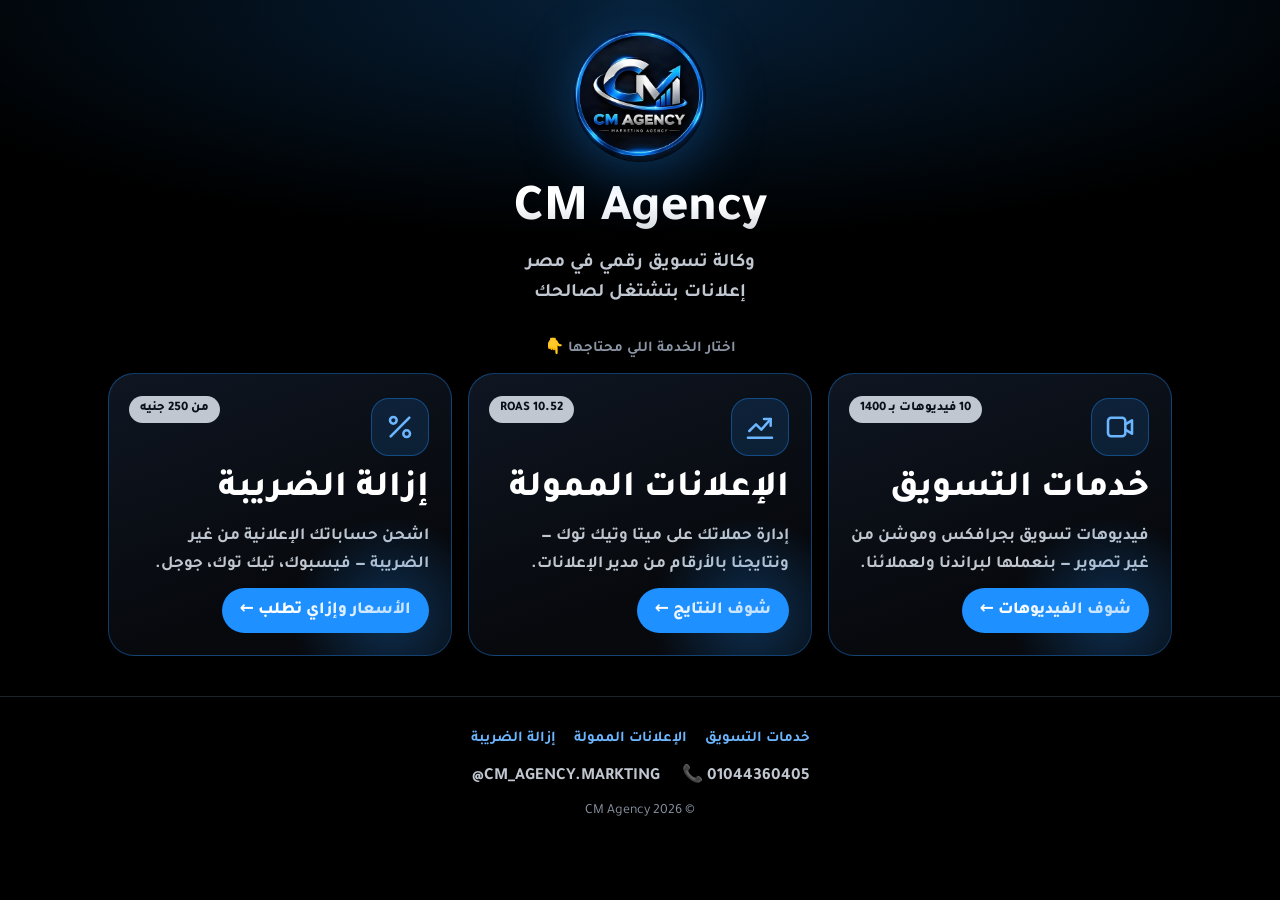
<file: index.html>
<!doctype html>
<html lang="ar" dir="rtl">
<head>
  <meta charset="utf-8">
  <meta name="viewport" content="width=device-width, initial-scale=1, viewport-fit=cover">
  <title>CM Agency | خدمات التسويق • الإعلانات الممولة • إزالة الضريبة</title>
  <meta name="description" content="CM Agency: فيديوهات تسويق بجرافكس وموشن • إعلانات ممولة بنتايج حقيقية • إزالة الضريبة من على حساباتك الإعلانية.">
  <meta name="theme-color" content="#000000">
  <meta property="og:type" content="website">
  <meta property="og:title" content="CM Agency | خدمات التسويق • الإعلانات الممولة • إزالة الضريبة">
  <meta property="og:description" content="CM Agency: فيديوهات تسويق بجرافكس وموشن • إعلانات ممولة بنتايج حقيقية • إزالة الضريبة من على حساباتك الإعلانية.">
  <meta property="og:image" content="https://ahmedxmarketing.github.io/cm-agency/og.png">
  <meta property="og:url" content="https://ahmedxmarketing.github.io/cm-agency/">
  <meta property="og:locale" content="ar_EG">
  <meta name="twitter:card" content="summary_large_image">
  <meta name="twitter:title" content="CM Agency | خدمات التسويق • الإعلانات الممولة • إزالة الضريبة">
  <meta name="twitter:image" content="https://ahmedxmarketing.github.io/cm-agency/og.png">
  <link rel="icon" href="favicon.png">
  <link rel="apple-touch-icon" href="apple-touch-icon.png">
  <link rel="preload" href="assets/fonts/Tajawal-ExtraBold.ttf" as="font" type="font/ttf" crossorigin>
  <link rel="stylesheet" href="assets/cm.css?v=3">
</head>
<body>
  <header class="home-head">
    <img src="assets/logo-384.webp" width="384" height="384" alt="CM Agency">
    <h1>CM Agency</h1>
    <p>وكالة تسويق رقمي في مصر<br>إعلانات بتشتغل لصالحك</p>
  </header>
  <main class="wrap">
    <p class="choose">اختار الخدمة اللي محتاجها 👇</p>
    <nav class="services three" aria-label="خدماتنا">
      <a class="svc" href="work/">
        <span class="pill">10 فيديوهات بـ 1400</span>
        <span class="ico"><svg viewBox="0 0 24 24" fill="none" stroke="currentColor" stroke-width="1.9" stroke-linecap="round" stroke-linejoin="round" aria-hidden="true"><rect x="3" y="5" width="13" height="14" rx="2.5"/><path d="m16 10 5-3v10l-5-3"/></svg></span>
        <h2>خدمات التسويق</h2>
        <p>فيديوهات تسويق بجرافكس وموشن من غير تصوير — بنعملها لبراندنا ولعملائنا.</p>
        <span class="go">شوف الفيديوهات ←</span>
      </a>
      <a class="svc" href="ads/">
        <span class="pill" dir="ltr">ROAS 10.52</span>
        <span class="ico"><svg viewBox="0 0 24 24" fill="none" stroke="currentColor" stroke-width="1.9" stroke-linecap="round" stroke-linejoin="round" aria-hidden="true"><path d="M3 20h18"/><path d="m4 15 5-5 4 4 7-8"/><path d="M15 6h5v5"/></svg></span>
        <h2>الإعلانات الممولة</h2>
        <p>إدارة حملاتك على ميتا وتيك توك — ونتايجنا بالأرقام من مدير الإعلانات.</p>
        <span class="go">شوف النتايج ←</span>
      </a>
      <a class="svc" href="tax/">
        <span class="pill">من 250 جنيه</span>
        <span class="ico"><svg viewBox="0 0 24 24" fill="none" stroke="currentColor" stroke-width="1.9" stroke-linecap="round" stroke-linejoin="round" aria-hidden="true"><path d="M19 5 5 19"/><circle cx="7" cy="7" r="2.5"/><circle cx="17" cy="17" r="2.5"/></svg></span>
        <h2>إزالة الضريبة</h2>
        <p>اشحن حساباتك الإعلانية من غير الضريبة — فيسبوك، تيك توك، جوجل.</p>
        <span class="go">الأسعار وإزاي تطلب ←</span>
      </a>
    </nav>
  </main>
  <footer class="foot">
    <div class="links">
      <a href="work/">خدمات التسويق</a>
      <a href="ads/">الإعلانات الممولة</a>
      <a href="tax/">إزالة الضريبة</a>
    </div>
    <div class="row">
      <a href="tel:+201044360405" dir="ltr">📞 01044360405</a>
      <a href="https://www.instagram.com/cm_agency.markting/" rel="noopener" dir="ltr">@CM_AGENCY.MARKTING</a>
    </div>
    © 2026 CM Agency
  </footer>
</body>
</html>
</file>
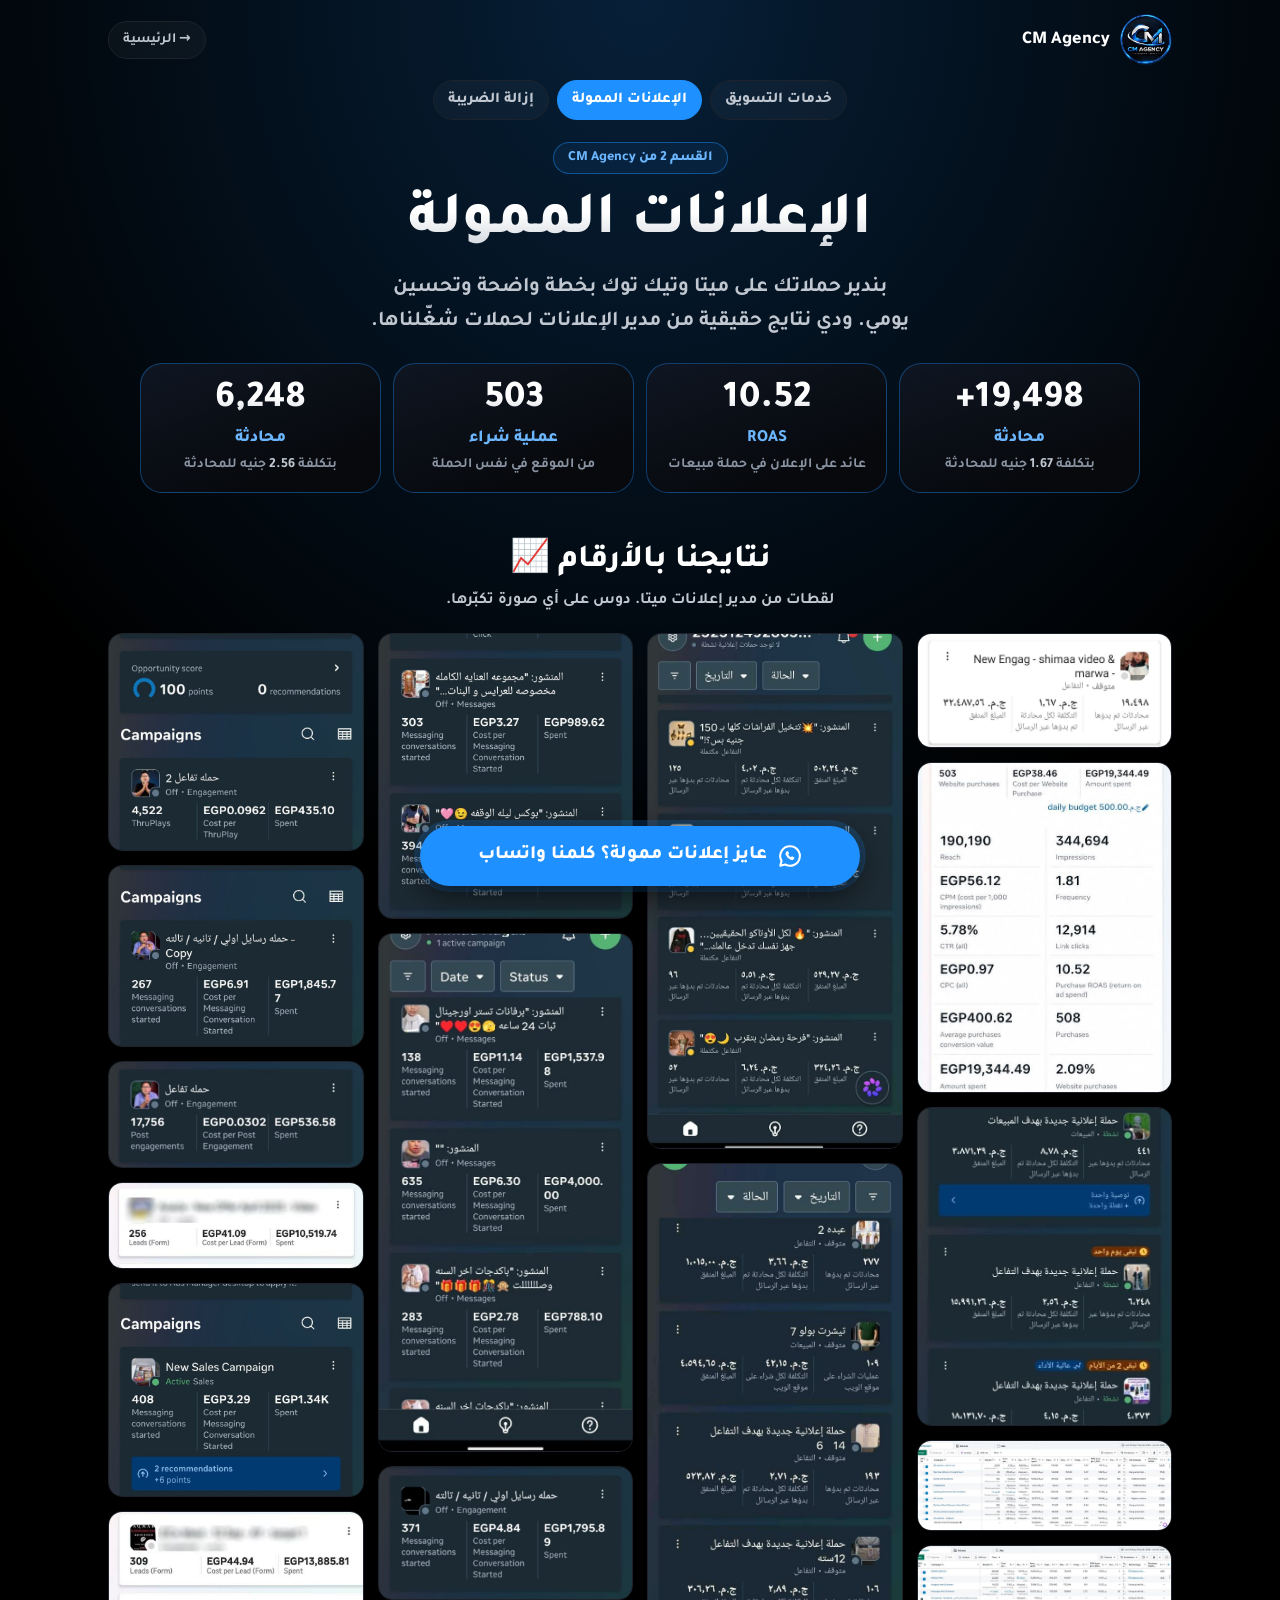
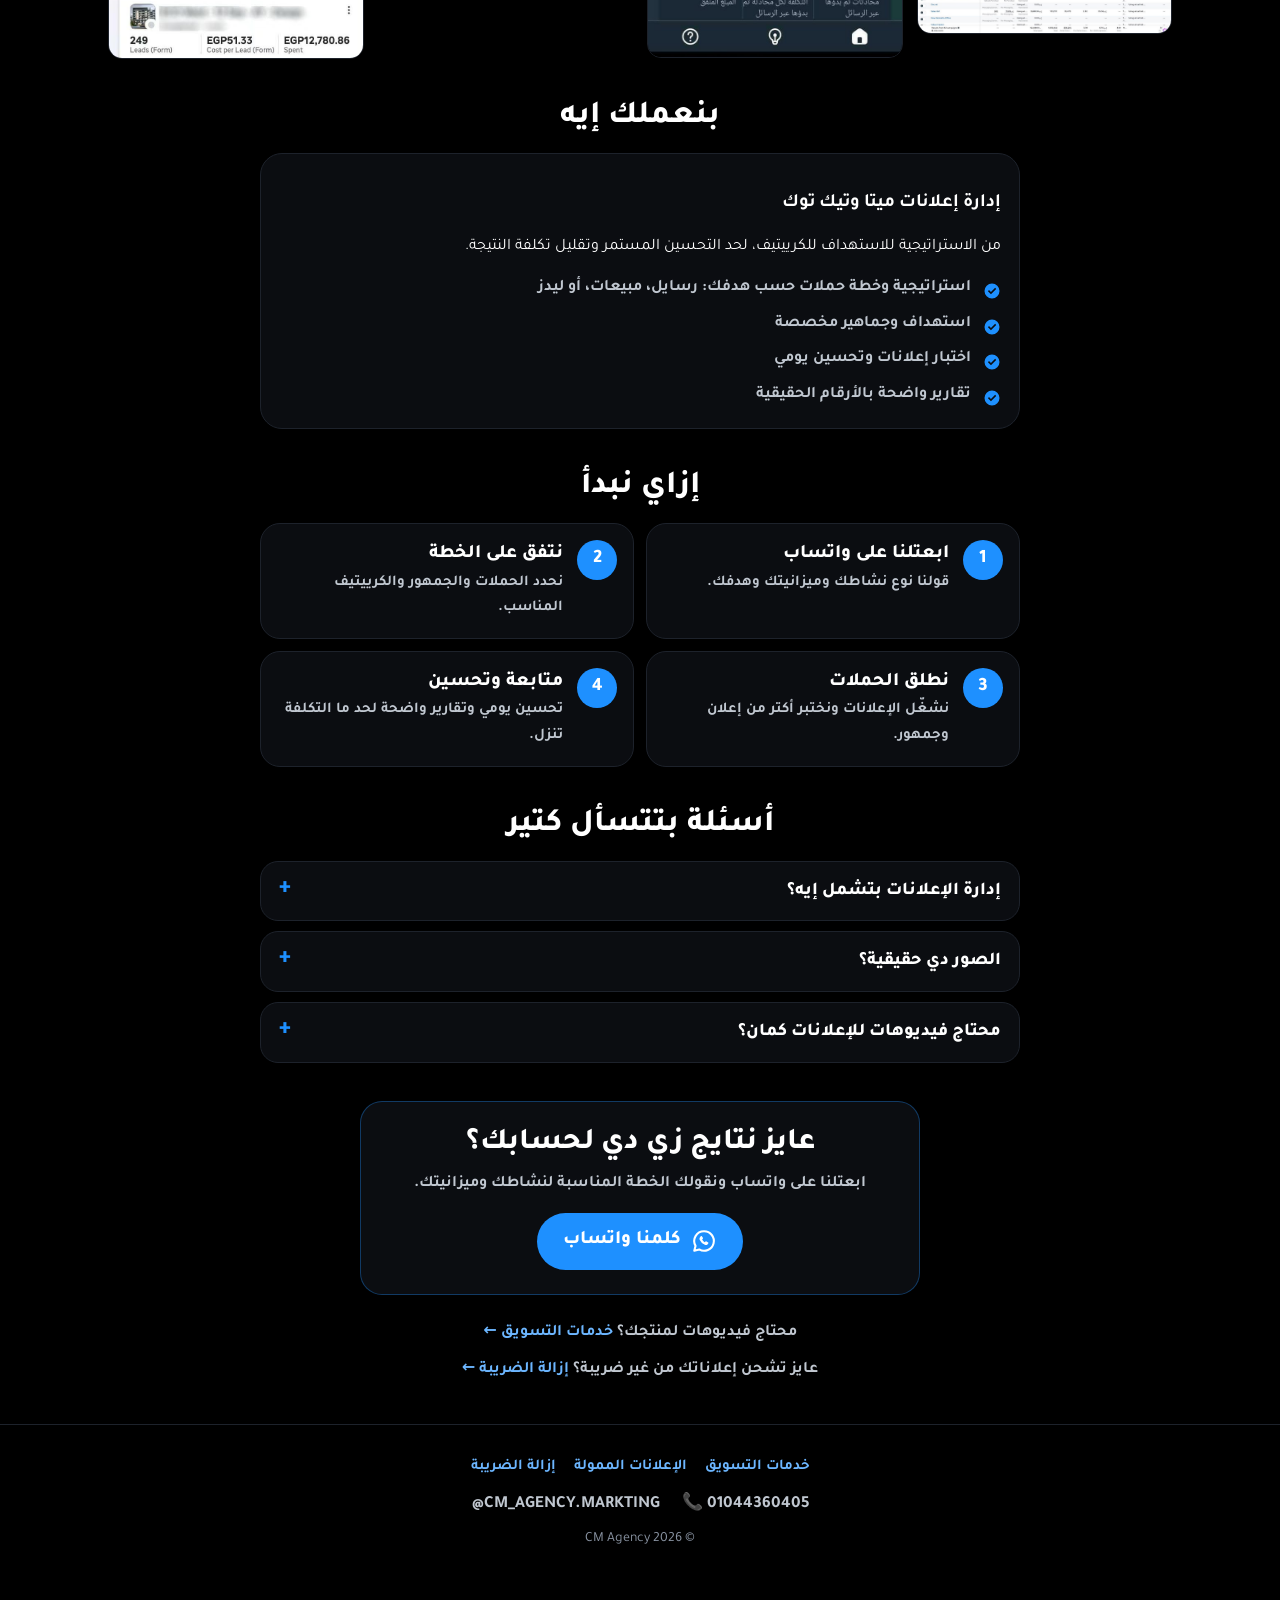
<file: ads/index.html>
<!doctype html>
<html lang="ar" dir="rtl">
<head>
  <meta charset="utf-8">
  <meta name="viewport" content="width=device-width, initial-scale=1, viewport-fit=cover">
  <title>الإعلانات الممولة | CM Agency</title>
  <meta name="description" content="إدارة إعلانات ميتا وتيك توك بنتايج حقيقية: +19,498 محادثة بتكلفة 1.67 جنيه للمحادثة • ROAS 10.52 • 503 عملية شراء من الموقع.">
  <meta name="theme-color" content="#000000">
  <meta property="og:type" content="website">
  <meta property="og:title" content="الإعلانات الممولة | CM Agency">
  <meta property="og:description" content="إدارة إعلانات ميتا وتيك توك بنتايج حقيقية: +19,498 محادثة بتكلفة 1.67 جنيه للمحادثة • ROAS 10.52 • 503 عملية شراء من الموقع.">
  <meta property="og:image" content="https://ahmedxmarketing.github.io/cm-agency/og.png">
  <meta property="og:url" content="https://ahmedxmarketing.github.io/cm-agency/ads/">
  <meta property="og:locale" content="ar_EG">
  <meta name="twitter:card" content="summary_large_image">
  <meta name="twitter:title" content="الإعلانات الممولة | CM Agency">
  <meta name="twitter:image" content="https://ahmedxmarketing.github.io/cm-agency/og.png">
  <link rel="icon" href="../favicon.png">
  <link rel="apple-touch-icon" href="../apple-touch-icon.png">
  <link rel="preload" href="../assets/fonts/Tajawal-ExtraBold.ttf" as="font" type="font/ttf" crossorigin>
  <link rel="stylesheet" href="../assets/cm.css?v=3">
</head>
<body class="has-sticky">
  <header class="top">
    <a class="brand" href="../"><img src="../assets/logo-192.webp" width="52" height="52" alt=""><span>CM Agency</span></a>
    <a class="back" href="../">→ الرئيسية</a>
  </header>
  <nav class="tabs" aria-label="أقسام الموقع">
    <a href="../work/">خدمات التسويق</a>
    <a href="../ads/" aria-current="page">الإعلانات الممولة</a>
    <a href="../tax/">إزالة الضريبة</a>
  </nav>
  <main class="wrap">
    <section class="hero">
      <span class="kicker">القسم 2 من CM Agency</span>
      <h1 class="title">الإعلانات الممولة</h1>
      <p class="lead">بندير حملاتك على ميتا وتيك توك بخطة واضحة وتحسين يومي. ودي نتايج حقيقية من مدير الإعلانات لحملات شغّلناها.</p>
      <div class="stats">
        <div class="stat"><b>+19,498</b><strong>محادثة</strong><span>بتكلفة <bdi>1.67</bdi> جنيه للمحادثة</span></div>
        <div class="stat"><b>10.52</b><strong>ROAS</strong><span>عائد على الإعلان في حملة مبيعات</span></div>
        <div class="stat"><b>503</b><strong>عملية شراء</strong><span>من الموقع في نفس الحملة</span></div>
        <div class="stat"><b>6,248</b><strong>محادثة</strong><span>بتكلفة <bdi>2.56</bdi> جنيه للمحادثة</span></div>
      </div>
    </section>

    <section class="sec sec--wide" aria-labelledby="r-h">
      <h2 id="r-h">نتايجنا بالأرقام 📈</h2>
      <p class="sub">لقطات من مدير إعلانات ميتا. دوس على أي صورة تكبّرها.</p>
      <div class="masonry" id="gal">
        <button class="shot" type="button" data-i="0" aria-label="كبّر النتيجة 1"><img src="r/01.jpg" width="1080" height="481" loading="eager" decoding="async" alt="نتيجة حملة من مدير إعلانات ميتا 1"></button>
        <button class="shot" type="button" data-i="1" aria-label="كبّر النتيجة 2"><img src="r/02.jpg" width="559" height="727" loading="eager" decoding="async" alt="نتيجة حملة من مدير إعلانات ميتا 2"></button>
        <button class="shot" type="button" data-i="2" aria-label="كبّر النتيجة 3"><img src="r/03.jpg" width="540" height="675" loading="eager" decoding="async" alt="نتيجة حملة من مدير إعلانات ميتا 3"></button>
        <button class="shot" type="button" data-i="3" aria-label="كبّر النتيجة 4"><img src="r/04.jpg" width="1200" height="422" loading="eager" decoding="async" alt="نتيجة حملة من مدير إعلانات ميتا 4"></button>
        <button class="shot" type="button" data-i="4" aria-label="كبّر النتيجة 5"><img src="r/05.jpg" width="1200" height="412" loading="lazy" decoding="async" alt="نتيجة حملة من مدير إعلانات ميتا 5"></button>
        <button class="shot" type="button" data-i="5" aria-label="كبّر النتيجة 6"><img src="r/06.jpg" width="591" height="1200" loading="lazy" decoding="async" alt="نتيجة حملة من مدير إعلانات ميتا 6"></button>
        <button class="shot" type="button" data-i="6" aria-label="كبّر النتيجة 7"><img src="r/07.jpg" width="618" height="1200" loading="lazy" decoding="async" alt="نتيجة حملة من مدير إعلانات ميتا 7"></button>
        <button class="shot" type="button" data-i="7" aria-label="كبّر النتيجة 8"><img src="r/08.jpg" width="720" height="809" loading="lazy" decoding="async" alt="نتيجة حملة من مدير إعلانات ميتا 8"></button>
        <button class="shot" type="button" data-i="8" aria-label="كبّر النتيجة 9"><img src="r/09.jpg" width="576" height="1173" loading="lazy" decoding="async" alt="نتيجة حملة من مدير إعلانات ميتا 9"></button>
        <button class="shot" type="button" data-i="9" aria-label="كبّر النتيجة 10"><img src="r/10.jpg" width="720" height="377" loading="lazy" decoding="async" alt="نتيجة حملة من مدير إعلانات ميتا 10"></button>
        <button class="shot" type="button" data-i="10" aria-label="كبّر النتيجة 11"><img src="r/11.jpg" width="720" height="614" loading="lazy" decoding="async" alt="نتيجة حملة من مدير إعلانات ميتا 11"></button>
        <button class="shot" type="button" data-i="11" aria-label="كبّر النتيجة 12"><img src="r/12.jpg" width="720" height="511" loading="lazy" decoding="async" alt="نتيجة حملة من مدير إعلانات ميتا 12"></button>
        <button class="shot" type="button" data-i="12" aria-label="كبّر النتيجة 13"><img src="r/13.jpg" width="716" height="298" loading="lazy" decoding="async" alt="نتيجة حملة من مدير إعلانات ميتا 13"></button>
        <button class="shot" type="button" data-i="13" aria-label="كبّر النتيجة 14"><img src="r/14.jpg" width="718" height="240" loading="lazy" decoding="async" alt="نتيجة حملة من مدير إعلانات ميتا 14"></button>
        <button class="shot" type="button" data-i="14" aria-label="كبّر النتيجة 15"><img src="r/15.jpg" width="720" height="603" loading="lazy" decoding="async" alt="نتيجة حملة من مدير إعلانات ميتا 15"></button>
        <button class="shot" type="button" data-i="15" aria-label="كبّر النتيجة 16"><img src="r/16.jpg" width="685" height="393" loading="lazy" decoding="async" alt="نتيجة حملة من مدير إعلانات ميتا 16"></button>
      </div>
    </section>

    <section class="sec" aria-labelledby="s-h">
      <h2 id="s-h">بنعملك إيه</h2>
      <div class="box">
        <h3>إدارة إعلانات ميتا وتيك توك</h3>
        <p>من الاستراتيجية للاستهداف للكرييتيف، لحد التحسين المستمر وتقليل تكلفة النتيجة.</p>
        <ul class="ticks">
          <li>استراتيجية وخطة حملات حسب هدفك: رسايل، مبيعات، أو ليدز</li>
          <li>استهداف وجماهير مخصصة</li>
          <li>اختبار إعلانات وتحسين يومي</li>
          <li>تقارير واضحة بالأرقام الحقيقية</li>
        </ul>
      </div>
    </section>

    <section class="sec" aria-labelledby="o-h">
      <h2 id="o-h">إزاي نبدأ</h2>
      <ol class="steps four">
        <li><div><b>ابعتلنا على واتساب</b><span>قولنا نوع نشاطك وميزانيتك وهدفك.</span></div></li>
        <li><div><b>نتفق على الخطة</b><span>نحدد الحملات والجمهور والكرييتيف المناسب.</span></div></li>
        <li><div><b>نطلق الحملات</b><span>نشغّل الإعلانات ونختبر أكتر من إعلان وجمهور.</span></div></li>
        <li><div><b>متابعة وتحسين</b><span>تحسين يومي وتقارير واضحة لحد ما التكلفة تنزل.</span></div></li>
      </ol>
    </section>

    <section class="sec faq" aria-labelledby="q-h">
      <h2 id="q-h">أسئلة بتتسأل كتير</h2>
      <details><summary>إدارة الإعلانات بتشمل إيه؟</summary><p>الاستراتيجية، والاستهداف، والكرييتيف، وإطلاق الحملات، والتحسين المستمر لتقليل تكلفة النتيجة، مع متابعة وتقارير واضحة.</p></details>
      <details><summary>الصور دي حقيقية؟</summary><p>أيوه، دي لقطات شاشة من مدير إعلانات ميتا لحملات أدرناها، بأرقامها زي ما هي.</p></details>
      <details><summary>محتاج فيديوهات للإعلانات كمان؟</summary><p>عندنا قسم <a href="../work/" style="color:var(--sky)">خدمات التسويق</a>: فيديوهات بجرافكس وموشن من غير تصوير، باكدج 10 فيديوهات بـ 1400 جنيه.</p></details>
    </section>

    <div class="cta">
      <h2>عايز نتايج زي دي لحسابك؟</h2>
      <p>ابعتلنا على واتساب ونقولك الخطة المناسبة لنشاطك وميزانيتك.</p>
      <a class="btn" href="https://wa.me/201044360405?text=%D8%A3%D9%87%D9%84%D8%A7%D9%8B%D8%8C%20%D8%B9%D8%A7%D9%8A%D8%B2%20%D8%A5%D8%B9%D9%84%D8%A7%D9%86%D8%A7%D8%AA%20%D9%85%D9%85%D9%88%D9%84%D8%A9" rel="noopener"><svg viewBox="0 0 24 24" aria-hidden="true"><path fill="none" stroke="currentColor" stroke-width="1.9" stroke-linejoin="round" d="M12 3a9 9 0 0 0-7.8 13.5L3 21l4.6-1.2A9 9 0 1 0 12 3z"/><path fill="currentColor" d="M9 7.5c.3-.3.8-.3 1 0l1 1.6c.2.3.1.7-.1.9l-.6.6c.5 1.1 1.4 2 2.5 2.5l.6-.6c.3-.2.6-.3.9-.1l1.6 1c.3.2.3.7 0 1l-.7.8c-.6.6-1.6.7-2.4.3A9 9 0 0 1 8.1 11c-.4-.8-.3-1.8.3-2.4z"/></svg><span>كلمنا واتساب</span></a>
    </div>

    <a class="cross" href="../work/">محتاج فيديوهات لمنتجك؟ <b>خدمات التسويق ←</b></a>
    <a class="cross" style="margin-top:12px" href="../tax/">عايز تشحن إعلاناتك من غير ضريبة؟ <b>إزالة الضريبة ←</b></a>
  </main>
  <footer class="foot">
    <div class="links">
      <a href="../work/">خدمات التسويق</a>
      <a href="../ads/">الإعلانات الممولة</a>
      <a href="../tax/">إزالة الضريبة</a>
    </div>
    <div class="row">
      <a href="tel:+201044360405" dir="ltr">📞 01044360405</a>
      <a href="https://www.instagram.com/cm_agency.markting/" rel="noopener" dir="ltr">@CM_AGENCY.MARKTING</a>
    </div>
    © 2026 CM Agency
  </footer>
  <a class="sticky" href="https://wa.me/201044360405?text=%D8%A3%D9%87%D9%84%D8%A7%D9%8B%D8%8C%20%D8%B9%D8%A7%D9%8A%D8%B2%20%D8%A5%D8%B9%D9%84%D8%A7%D9%86%D8%A7%D8%AA%20%D9%85%D9%85%D9%88%D9%84%D8%A9" rel="noopener"><svg viewBox="0 0 24 24" aria-hidden="true"><path fill="none" stroke="currentColor" stroke-width="1.9" stroke-linejoin="round" d="M12 3a9 9 0 0 0-7.8 13.5L3 21l4.6-1.2A9 9 0 1 0 12 3z"/><path fill="currentColor" d="M9 7.5c.3-.3.8-.3 1 0l1 1.6c.2.3.1.7-.1.9l-.6.6c.5 1.1 1.4 2 2.5 2.5l.6-.6c.3-.2.6-.3.9-.1l1.6 1c.3.2.3.7 0 1l-.7.8c-.6.6-1.6.7-2.4.3A9 9 0 0 1 8.1 11c-.4-.8-.3-1.8.3-2.4z"/></svg><span>عايز إعلانات ممولة؟ كلمنا واتساب</span></a>
  <div class="lb" id="lb" role="dialog" aria-modal="true" aria-label="عرض النتيجة">
    <span class="ct" id="lbc"></span>
    <button class="x" type="button" aria-label="اقفل">✕</button>
    <img id="lbi" alt="">
    <button class="nx" dir="ltr" type="button" aria-label="اللي بعدها">‹</button>
    <button class="pv" dir="ltr" type="button" aria-label="اللي قبلها">›</button>
  </div>
  <script>
  (function(){
    var s=[].slice.call(document.querySelectorAll('#gal .shot')),lb=document.getElementById('lb'),im=document.getElementById('lbi'),ct=document.getElementById('lbc'),i=0,x0=null;
    function show(n){i=(n+s.length)%s.length;var g=s[i].querySelector('img');im.src=g.src;im.alt=g.alt;ct.textContent=(i+1)+' / '+s.length;}
    function open(n){show(n);lb.classList.add('open');document.body.classList.add('lb-on');}
    function close(){lb.classList.remove('open');document.body.classList.remove('lb-on');}
    s.forEach(function(b,n){b.addEventListener('click',function(){open(n);});});
    lb.querySelector('.x').onclick=close;
    lb.querySelector('.nx').onclick=function(e){e.stopPropagation();show(i+1);};
    lb.querySelector('.pv').onclick=function(e){e.stopPropagation();show(i-1);};
    lb.addEventListener('click',function(e){if(e.target===lb)close();});
    document.addEventListener('keydown',function(e){if(!lb.classList.contains('open'))return;if(e.key==='Escape')close();if(e.key==='ArrowLeft')show(i+1);if(e.key==='ArrowRight')show(i-1);});
    lb.addEventListener('touchstart',function(e){x0=e.touches[0].clientX;},{passive:true});
    lb.addEventListener('touchend',function(e){if(x0===null)return;var dx=e.changedTouches[0].clientX-x0;x0=null;if(Math.abs(dx)>50)show(dx>0?i-1:i+1);});
  })();
  </script>
</body>
</html>
</file>
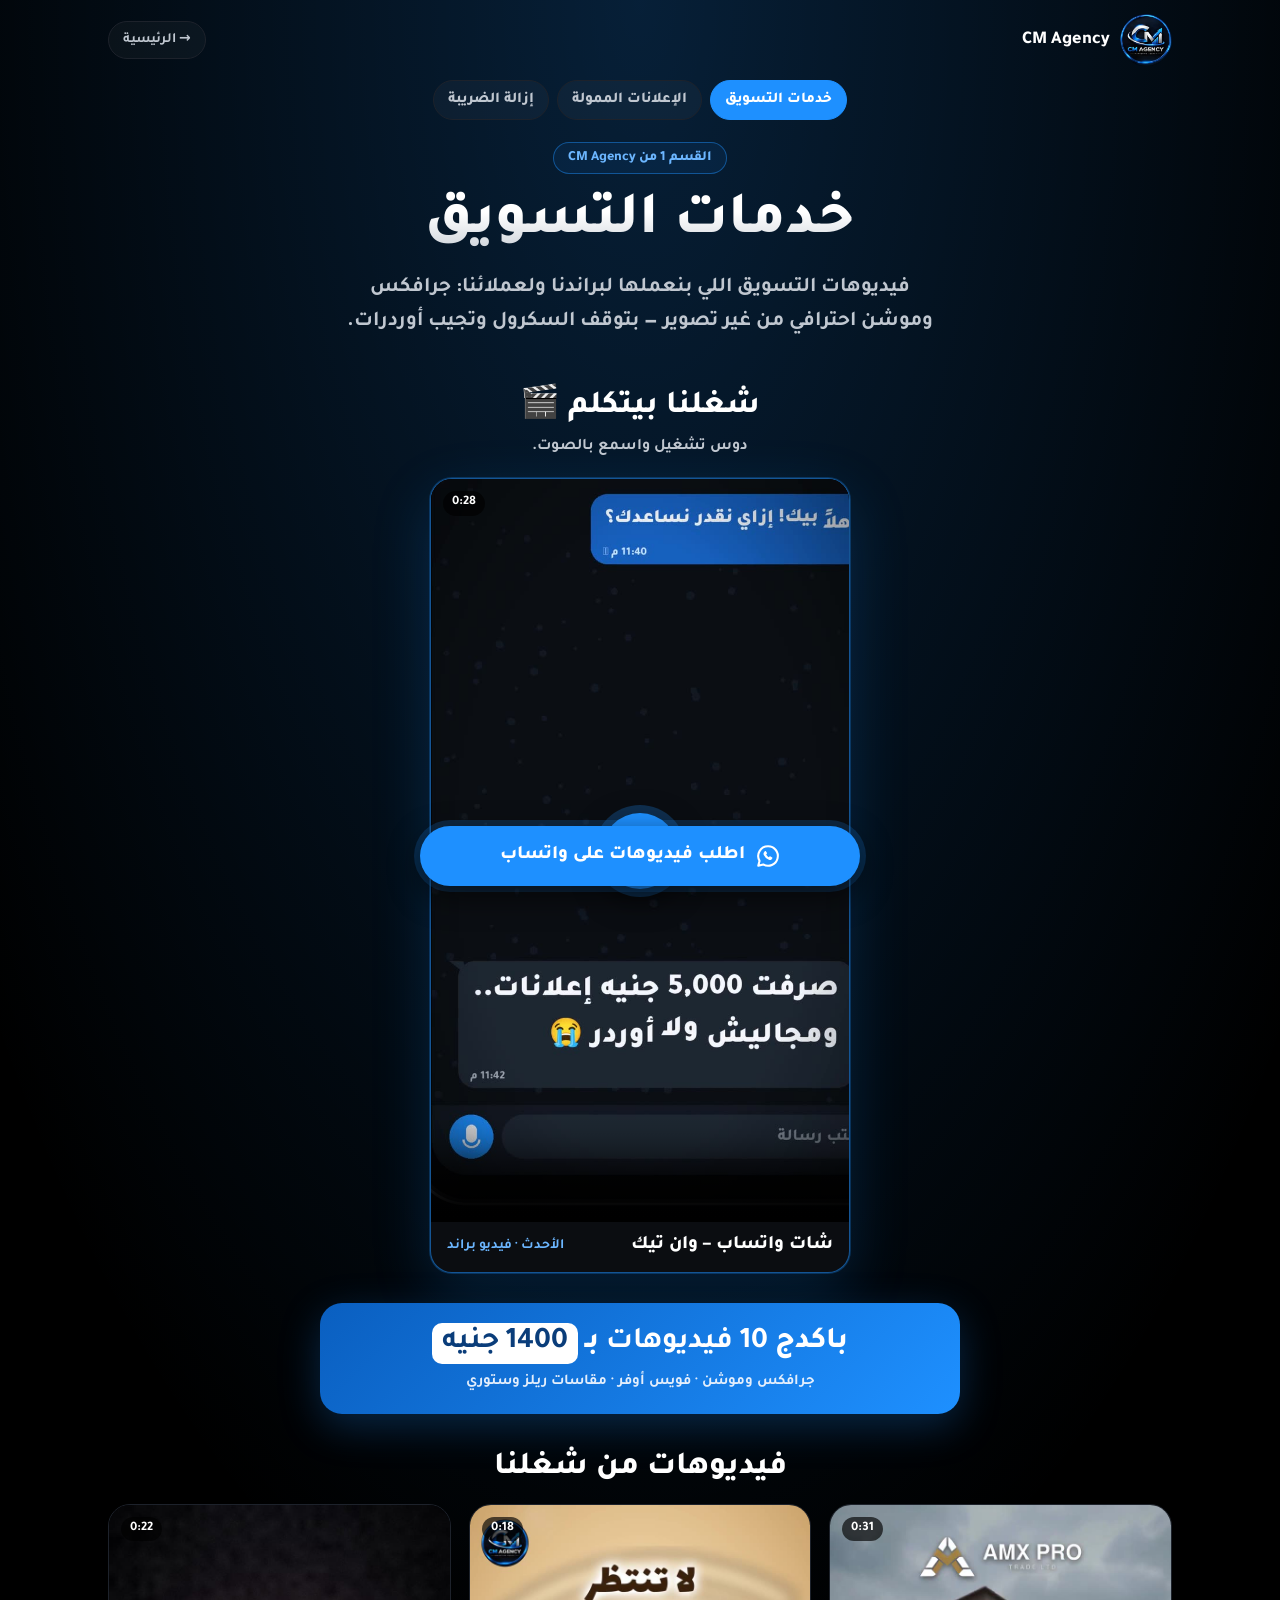
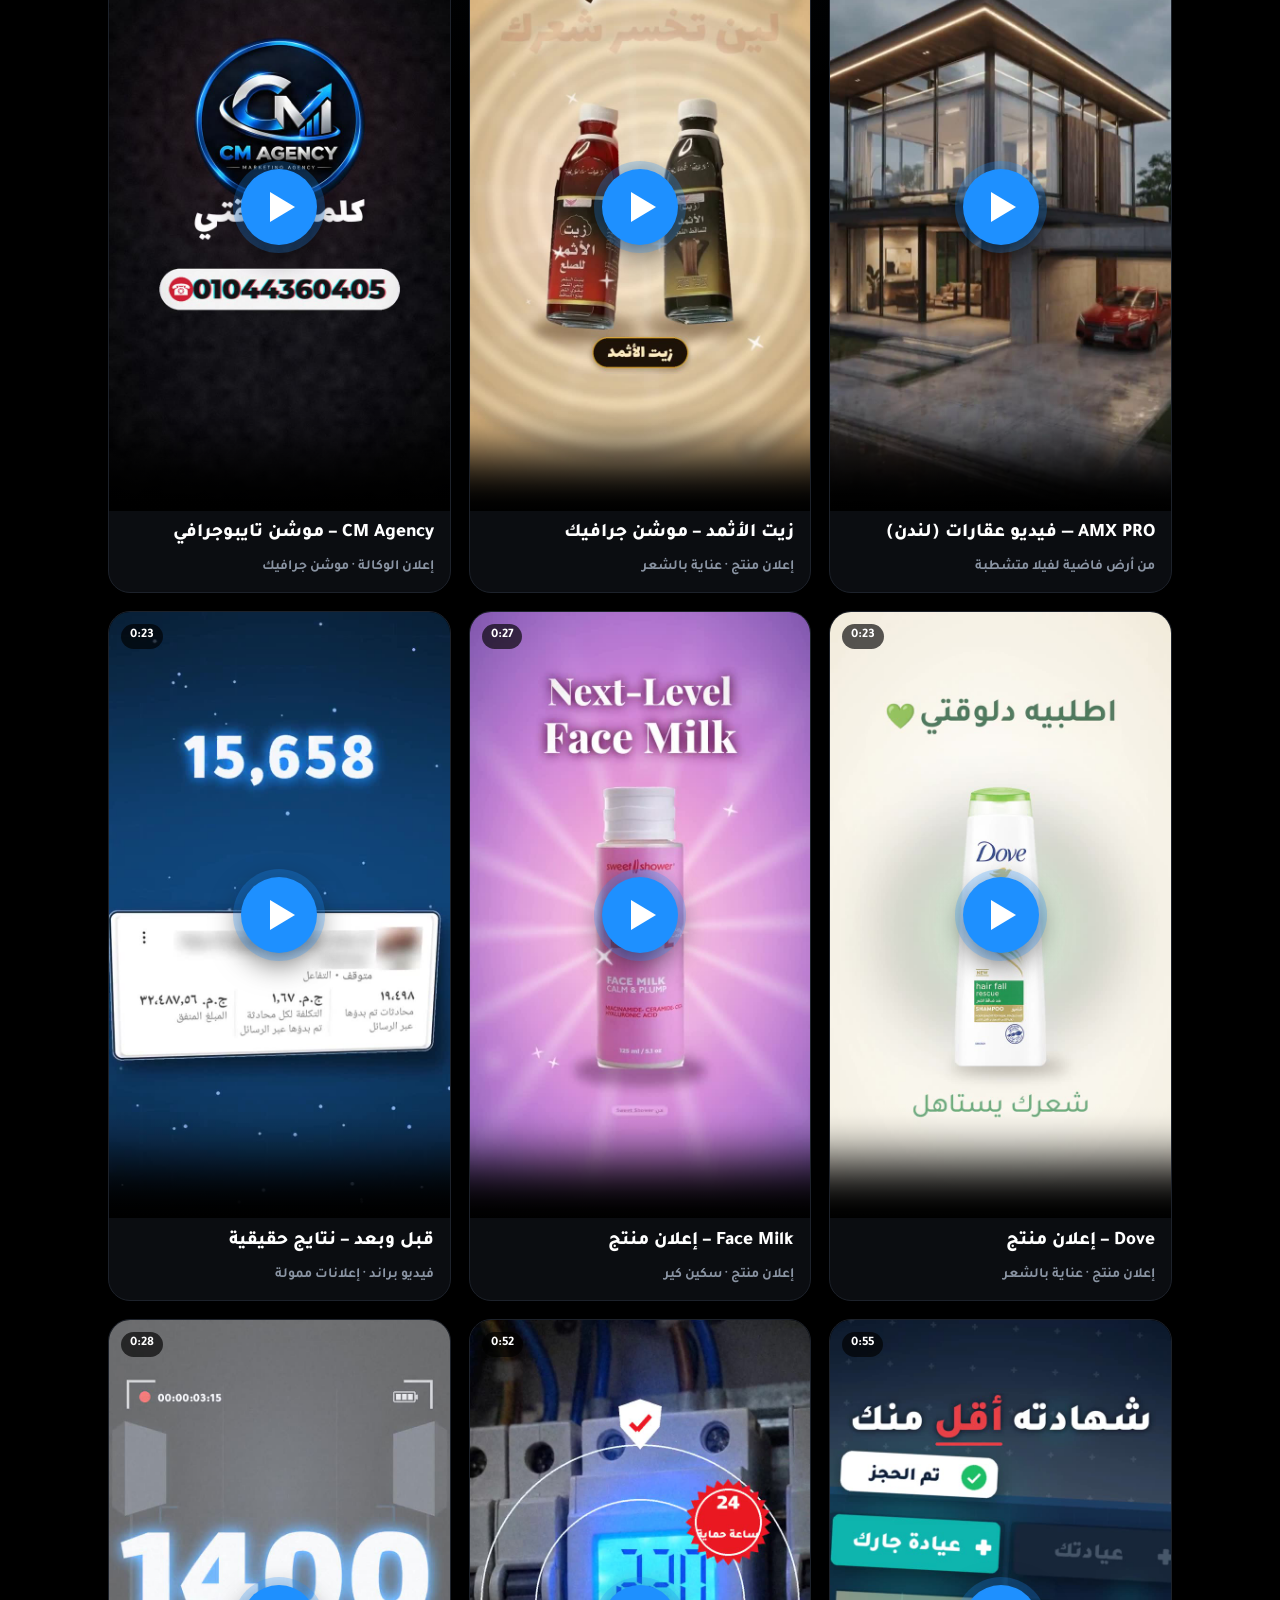
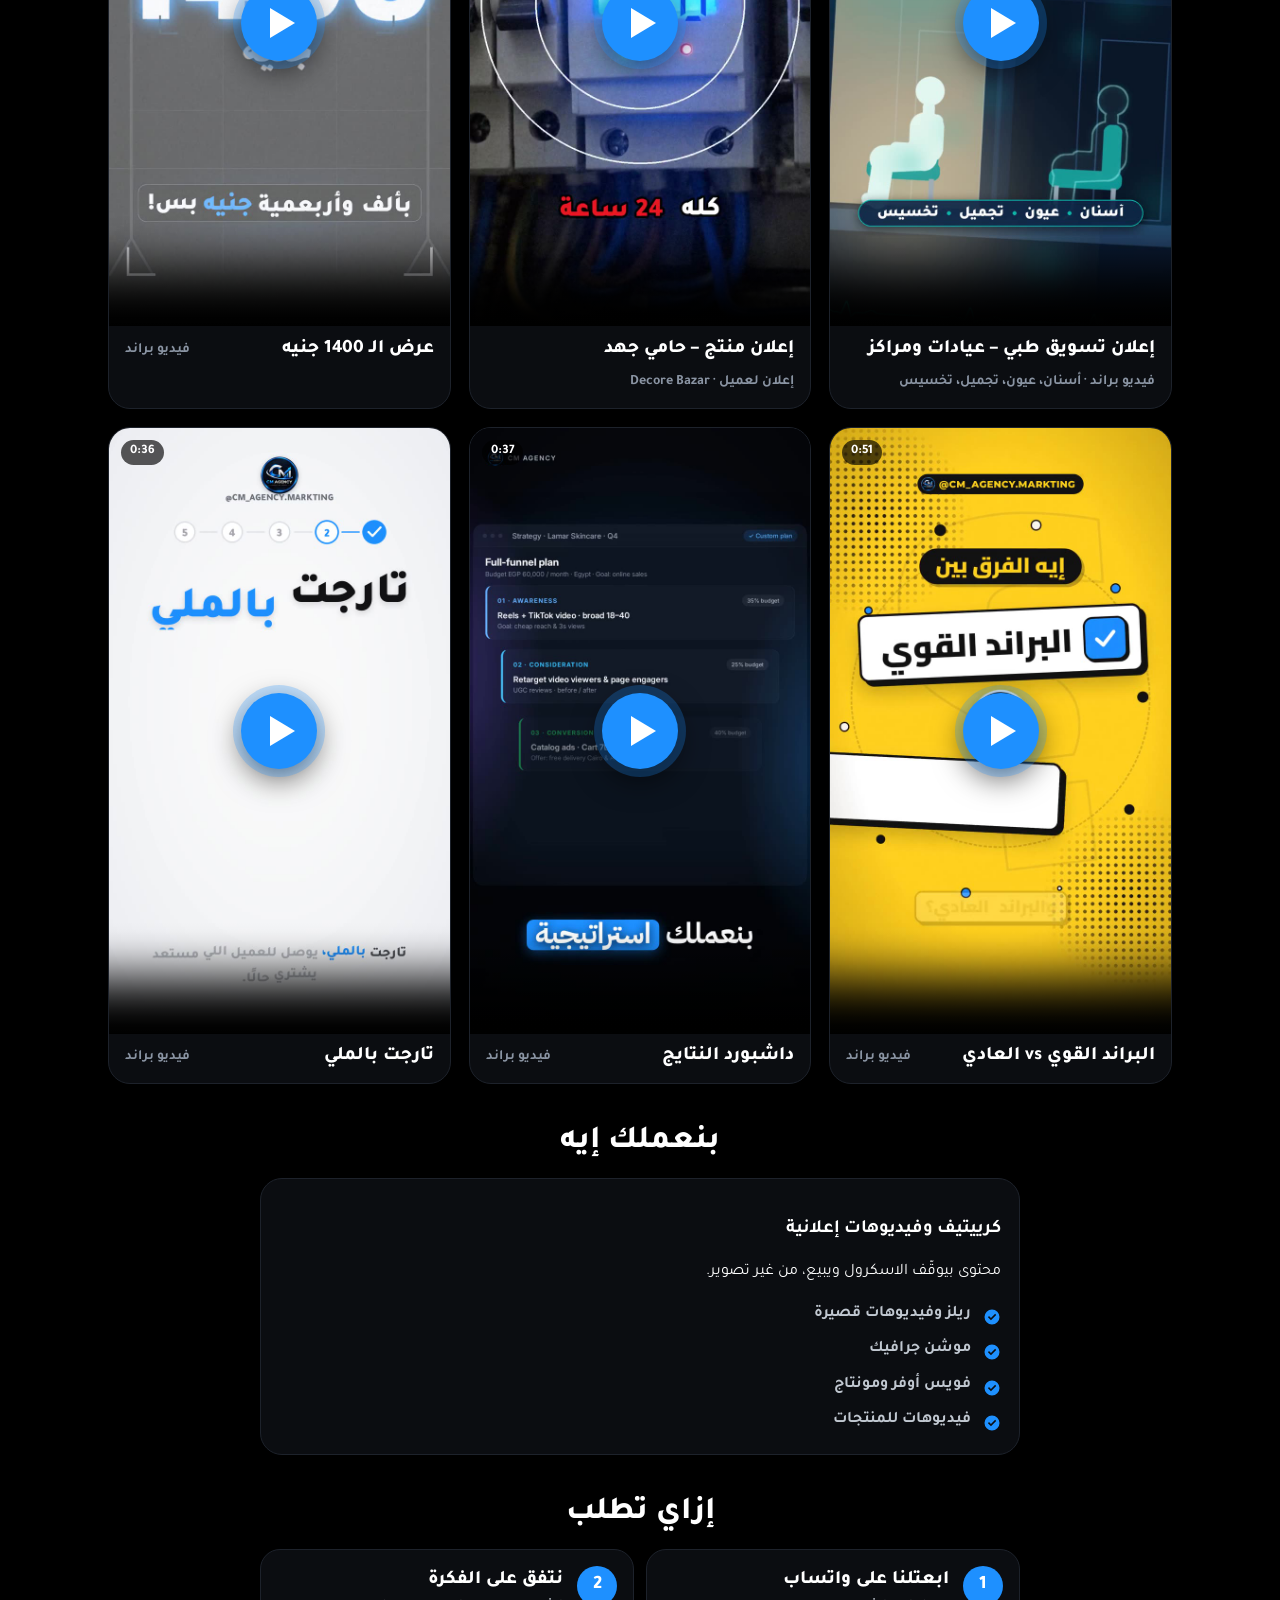
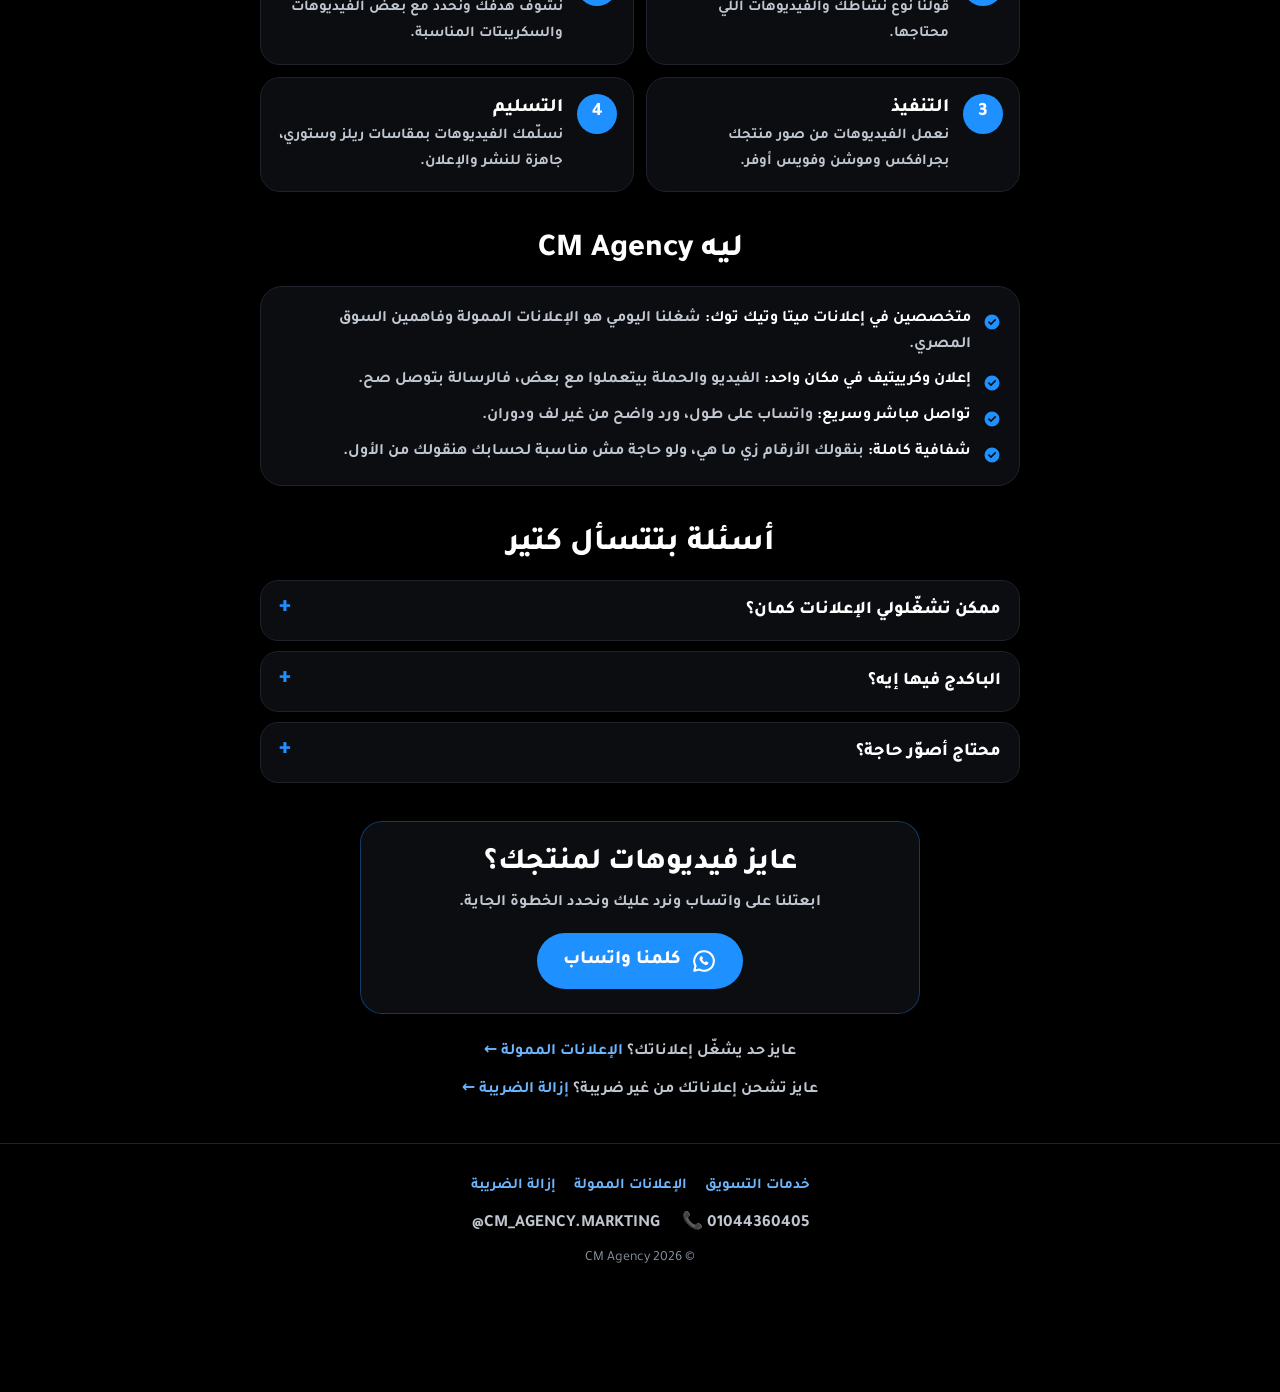
<file: media/index.html>
<!doctype html>
<html lang="ar" dir="rtl"><head><meta charset="utf-8"><title>ميديا باير وتسويق | CM Agency</title>
<meta name="viewport" content="width=device-width, initial-scale=1">
<meta http-equiv="refresh" content="0; url=../work/"><link rel="canonical" href="../work/">
<meta name="robots" content="noindex"></head>
<body style="background:#000;color:#fff;font-family:sans-serif;text-align:center;padding:40px">
<a href="../work/" style="color:#1E90FF">ميديا باير وتسويق ←</a>
<script>location.replace("../work/"+location.hash)</script></body></html>
</file>
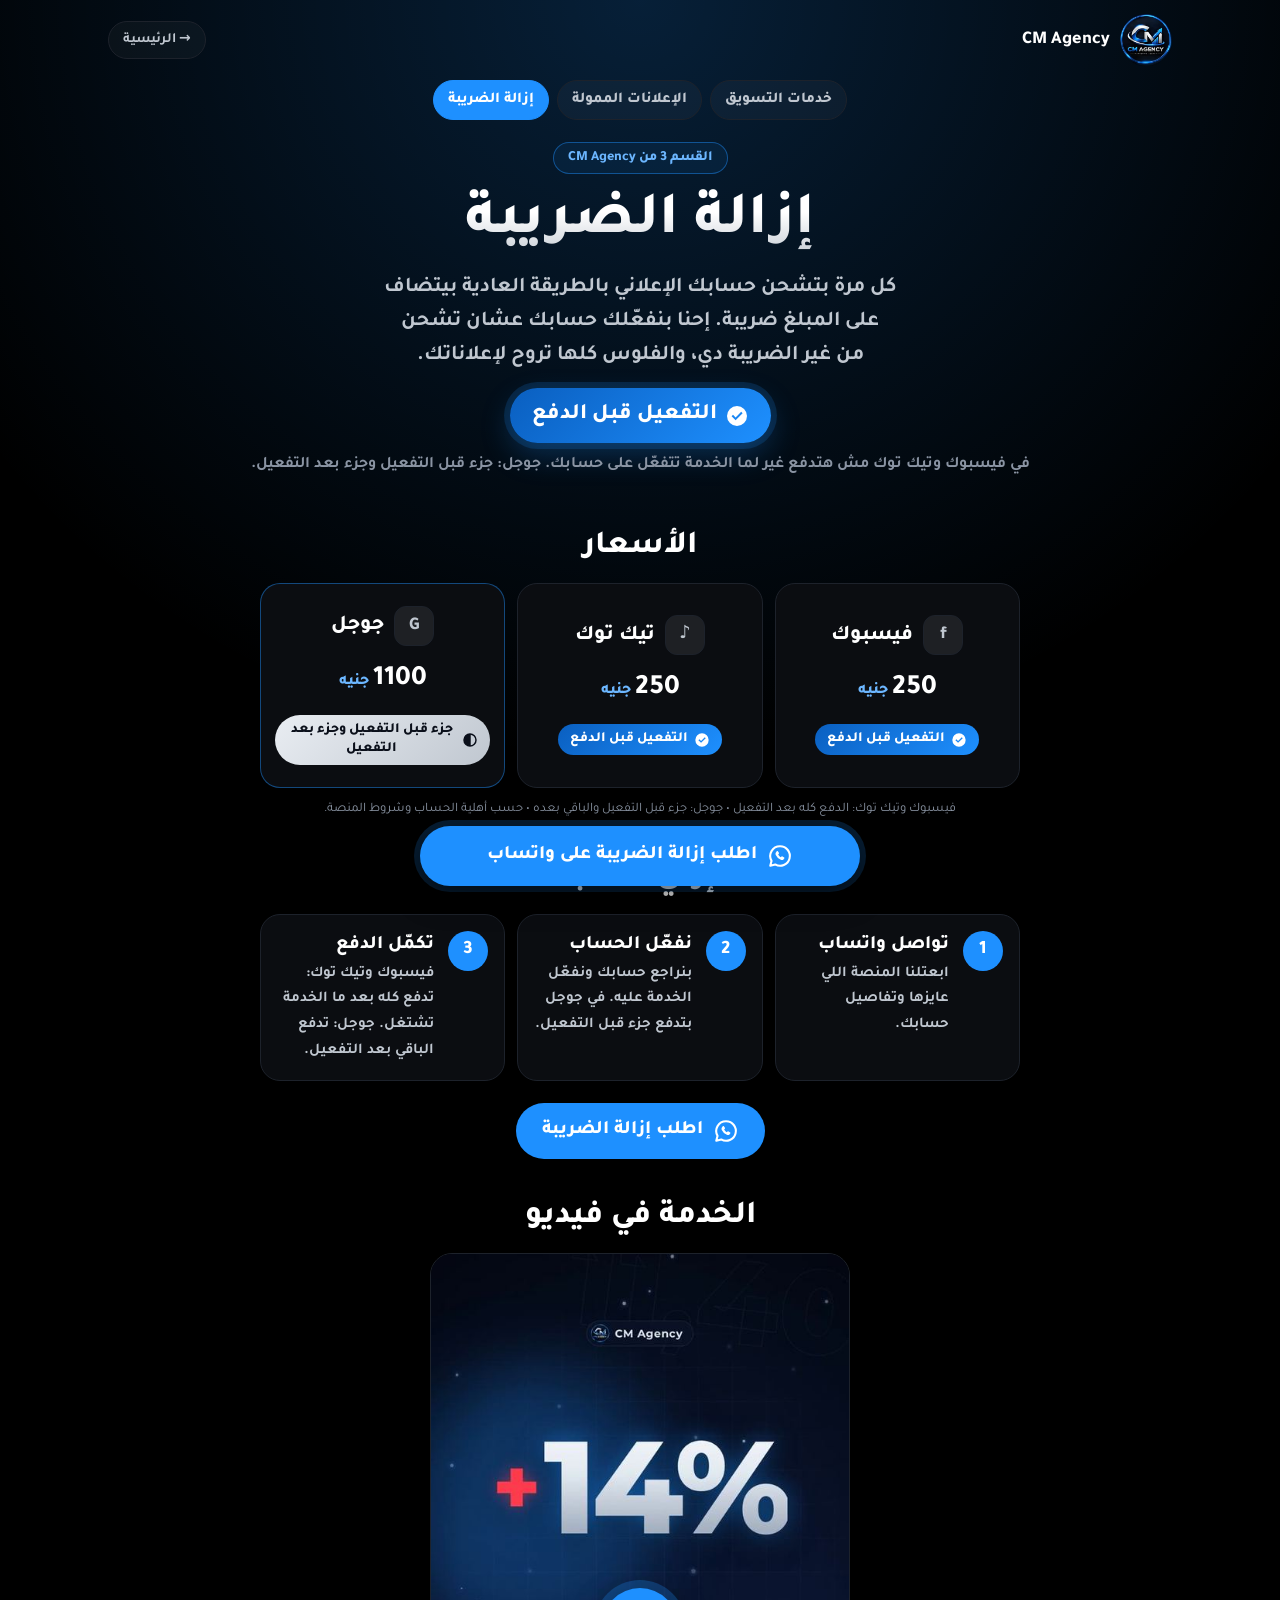
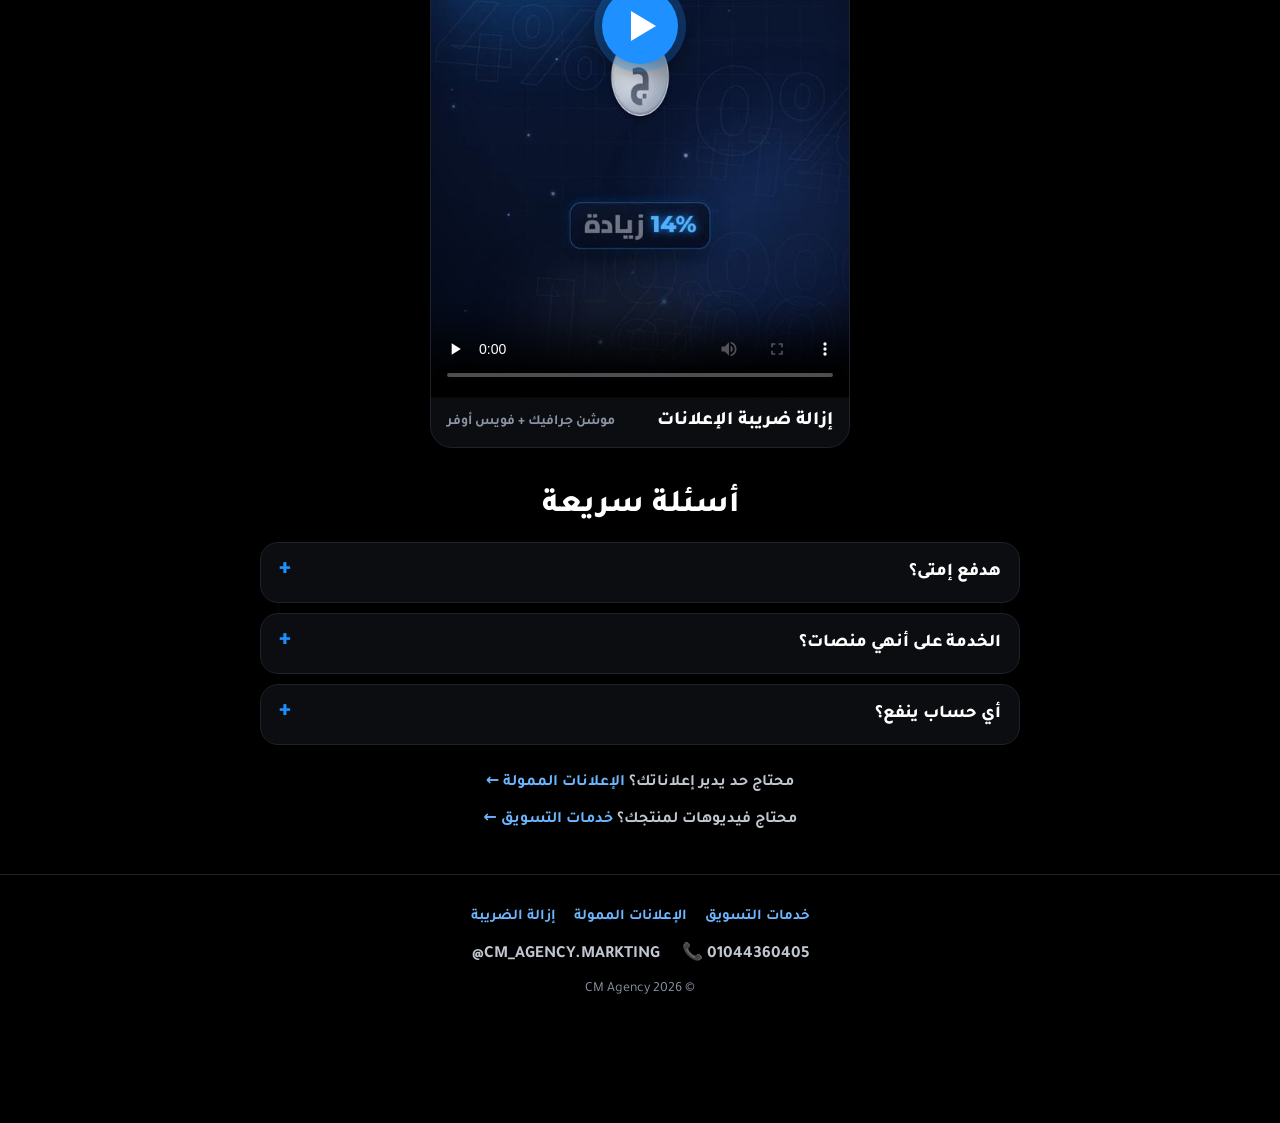
<file: tax/index.html>
<!doctype html>
<html lang="ar" dir="rtl">
<head>
  <meta charset="utf-8">
  <meta name="viewport" content="width=device-width, initial-scale=1, viewport-fit=cover">
  <title>إزالة الضريبة | CM Agency</title>
  <meta name="description" content="شغّل حساباتك الإعلانية من غير الضريبة على الشحن. فيسبوك 250 جنيه • تيك توك 250 جنيه • جوجل 1100 جنيه. فيسبوك وتيك توك: التفعيل قبل الدفع. جوجل: جزء قبل التفعيل وجزء بعد التفعيل.">
  <meta name="theme-color" content="#000000">
  <meta property="og:type" content="website">
  <meta property="og:title" content="إزالة الضريبة | CM Agency">
  <meta property="og:description" content="شغّل حساباتك الإعلانية من غير الضريبة على الشحن. فيسبوك 250 جنيه • تيك توك 250 جنيه • جوجل 1100 جنيه. فيسبوك وتيك توك: التفعيل قبل الدفع. جوجل: جزء قبل التفعيل وجزء بعد التفعيل.">
  <meta property="og:image" content="https://ahmedxmarketing.github.io/cm-agency/og.png">
  <meta property="og:url" content="https://ahmedxmarketing.github.io/cm-agency/tax/">
  <meta property="og:locale" content="ar_EG">
  <meta name="twitter:card" content="summary_large_image">
  <meta name="twitter:title" content="إزالة الضريبة | CM Agency">
  <meta name="twitter:image" content="https://ahmedxmarketing.github.io/cm-agency/og.png">
  <link rel="icon" href="../favicon.png">
  <link rel="apple-touch-icon" href="../apple-touch-icon.png">
  <link rel="preload" href="../assets/fonts/Tajawal-ExtraBold.ttf" as="font" type="font/ttf" crossorigin>
  <link rel="stylesheet" href="../assets/cm.css?v=3">
</head>
<body class="has-sticky">
  <header class="top">
    <a class="brand" href="../"><img src="../assets/logo-192.webp" width="52" height="52" alt=""><span>CM Agency</span></a>
    <a class="back" href="../">→ الرئيسية</a>
  </header>
  <nav class="tabs" aria-label="أقسام الموقع">
    <a href="../work/">خدمات التسويق</a>
    <a href="../ads/">الإعلانات الممولة</a>
    <a href="../tax/" aria-current="page">إزالة الضريبة</a>
  </nav>
  <main class="wrap">
    <section class="hero">
      <span class="kicker">القسم 3 من CM Agency</span>
      <h1 class="title">إزالة الضريبة</h1>
      <p class="lead">كل مرة بتشحن حسابك الإعلاني بالطريقة العادية بيتضاف على المبلغ ضريبة. إحنا بنفعّلك حسابك عشان تشحن من غير الضريبة دي، والفلوس كلها تروح لإعلاناتك.</p>
      <div class="badge"><svg viewBox="0 0 24 24" fill="currentColor" aria-hidden="true"><path d="M12 2a10 10 0 1 0 0 20 10 10 0 0 0 0-20zm-1.4 14.2-4-4 1.4-1.4 2.6 2.6 5.6-5.6 1.4 1.4z"/></svg><span>التفعيل قبل الدفع</span></div>
      <p class="muted" style="margin:6px 0 0;font-weight:700">في فيسبوك وتيك توك مش هتدفع غير لما الخدمة تتفعّل على حسابك. جوجل: جزء قبل التفعيل وجزء بعد التفعيل.</p>
    </section>

    <section class="sec" aria-labelledby="p-h">
      <h2 id="p-h">الأسعار</h2>
      <div class="prices">
        <div class="price"><span class="pf"><i>f</i>فيسبوك</span><span class="amt">250<small>جنيه</small></span><span class="tag"><svg viewBox="0 0 24 24" fill="currentColor" aria-hidden="true"><path d="M12 2a10 10 0 1 0 0 20 10 10 0 0 0 0-20zm-1.4 14.2-4-4 1.4-1.4 2.6 2.6 5.6-5.6 1.4 1.4z"/></svg>التفعيل قبل الدفع</span></div>
        <div class="price"><span class="pf"><i>♪</i>تيك توك</span><span class="amt">250<small>جنيه</small></span><span class="tag"><svg viewBox="0 0 24 24" fill="currentColor" aria-hidden="true"><path d="M12 2a10 10 0 1 0 0 20 10 10 0 0 0 0-20zm-1.4 14.2-4-4 1.4-1.4 2.6 2.6 5.6-5.6 1.4 1.4z"/></svg>التفعيل قبل الدفع</span></div>
        <div class="price price--hi"><span class="pf"><i>G</i>جوجل</span><span class="amt">1100<small>جنيه</small></span><span class="tag tag--split"><svg viewBox="0 0 24 24" fill="none" stroke="currentColor" stroke-width="2.2" aria-hidden="true"><circle cx="12" cy="12" r="9"/><path d="M12 3v18" /><path fill="currentColor" stroke="none" d="M12 3a9 9 0 0 0 0 18z"/></svg>جزء قبل التفعيل وجزء بعد التفعيل</span></div>
      </div>
      <p class="fine">فيسبوك وتيك توك: الدفع كله بعد التفعيل • جوجل: جزء قبل التفعيل والباقي بعده • حسب أهلية الحساب وشروط المنصة.</p>
    </section>

    <section class="sec" aria-labelledby="h-h">
      <h2 id="h-h">إزاي تطلب</h2>
      <ol class="steps three">
        <li><div><b>تواصل واتساب</b><span>ابعتلنا المنصة اللي عايزها وتفاصيل حسابك.</span></div></li>
        <li><div><b>نفعّل الحساب</b><span>بنراجع حسابك ونفعّل الخدمة عليه. في جوجل بتدفع جزء قبل التفعيل.</span></div></li>
        <li><div><b>تكمّل الدفع</b><span>فيسبوك وتيك توك: تدفع كله بعد ما الخدمة تشتغل. جوجل: تدفع الباقي بعد التفعيل.</span></div></li>
      </ol>
      <p class="center" style="margin:22px 0 0"><a class="btn" href="https://wa.me/201044360405?text=%D8%A3%D9%87%D9%84%D8%A7%D9%8B%D8%8C%20%D8%B9%D8%A7%D9%8A%D8%B2%20%D8%AE%D8%AF%D9%85%D8%A9%20%D8%A5%D8%B2%D8%A7%D9%84%D8%A9%20%D8%A7%D9%84%D8%B6%D8%B1%D9%8A%D8%A8%D8%A9" rel="noopener"><svg viewBox="0 0 24 24" aria-hidden="true"><path fill="none" stroke="currentColor" stroke-width="1.9" stroke-linejoin="round" d="M12 3a9 9 0 0 0-7.8 13.5L3 21l4.6-1.2A9 9 0 1 0 12 3z"/><path fill="currentColor" d="M9 7.5c.3-.3.8-.3 1 0l1 1.6c.2.3.1.7-.1.9l-.6.6c.5 1.1 1.4 2 2.5 2.5l.6-.6c.3-.2.6-.3.9-.1l1.6 1c.3.2.3.7 0 1l-.7.8c-.6.6-1.6.7-2.4.3A9 9 0 0 1 8.1 11c-.4-.8-.3-1.8.3-2.4z"/></svg><span>اطلب إزالة الضريبة</span></a></p>
    </section>

    <section class="sec" aria-labelledby="v-h">
      <h2 id="v-h">الخدمة في فيديو</h2>
      <div class="featured">
      <article class="card">
        <div class="frame">
          <video controls playsinline preload="none" poster="../assets/video/cm-ads-reel-poster.jpg" width="720" height="1280" aria-label="إزالة ضريبة الإعلانات">
            <source src="../assets/video/cm-ads-reel.mp4" type="video/mp4">
          </video>
          <button class="play" type="button" aria-label="شغّل الفيديو: إزالة ضريبة الإعلانات"><span></span></button>
        </div>
        <div class="meta">
          <h3>إزالة ضريبة الإعلانات</h3>
          <p>موشن جرافيك + فويس أوفر</p>
        </div>
      </article>
      </div>
    </section>

    <section class="sec faq" aria-labelledby="q-h">
      <h2 id="q-h">أسئلة سريعة</h2>
      <details><summary>هدفع إمتى؟</summary><p>فيسبوك وتيك توك: بعد التفعيل، مش هتدفع غير لما الخدمة تتفعّل على حسابك. جوجل: جزء قبل التفعيل والجزء التاني بعد التفعيل.</p></details>
      <details><summary>الخدمة على أنهي منصات؟</summary><p>فيسبوك (250 جنيه)، تيك توك (250 جنيه)، وجوجل (1100 جنيه).</p></details>
      <details><summary>أي حساب ينفع؟</summary><p>ده حسب أهلية الحساب وشروط المنصة. بنراجع حسابك الأول، ولو مش مناسب هنقولك من البداية بوضوح.</p></details>
    </section>

    <a class="cross" href="../ads/">محتاج حد يدير إعلاناتك؟ <b>الإعلانات الممولة ←</b></a>
    <a class="cross" style="margin-top:12px" href="../work/">محتاج فيديوهات لمنتجك؟ <b>خدمات التسويق ←</b></a>
  </main>
  <footer class="foot">
    <div class="links">
      <a href="../work/">خدمات التسويق</a>
      <a href="../ads/">الإعلانات الممولة</a>
      <a href="../tax/">إزالة الضريبة</a>
    </div>
    <div class="row">
      <a href="tel:+201044360405" dir="ltr">📞 01044360405</a>
      <a href="https://www.instagram.com/cm_agency.markting/" rel="noopener" dir="ltr">@CM_AGENCY.MARKTING</a>
    </div>
    © 2026 CM Agency
  </footer>
  <a class="sticky" href="https://wa.me/201044360405?text=%D8%A3%D9%87%D9%84%D8%A7%D9%8B%D8%8C%20%D8%B9%D8%A7%D9%8A%D8%B2%20%D8%AE%D8%AF%D9%85%D8%A9%20%D8%A5%D8%B2%D8%A7%D9%84%D8%A9%20%D8%A7%D9%84%D8%B6%D8%B1%D9%8A%D8%A8%D8%A9" rel="noopener"><svg viewBox="0 0 24 24" aria-hidden="true"><path fill="none" stroke="currentColor" stroke-width="1.9" stroke-linejoin="round" d="M12 3a9 9 0 0 0-7.8 13.5L3 21l4.6-1.2A9 9 0 1 0 12 3z"/><path fill="currentColor" d="M9 7.5c.3-.3.8-.3 1 0l1 1.6c.2.3.1.7-.1.9l-.6.6c.5 1.1 1.4 2 2.5 2.5l.6-.6c.3-.2.6-.3.9-.1l1.6 1c.3.2.3.7 0 1l-.7.8c-.6.6-1.6.7-2.4.3A9 9 0 0 1 8.1 11c-.4-.8-.3-1.8.3-2.4z"/></svg><span>اطلب إزالة الضريبة على واتساب</span></a>
  <script src="../assets/video.js" defer></script>
</body>
</html>
</file>
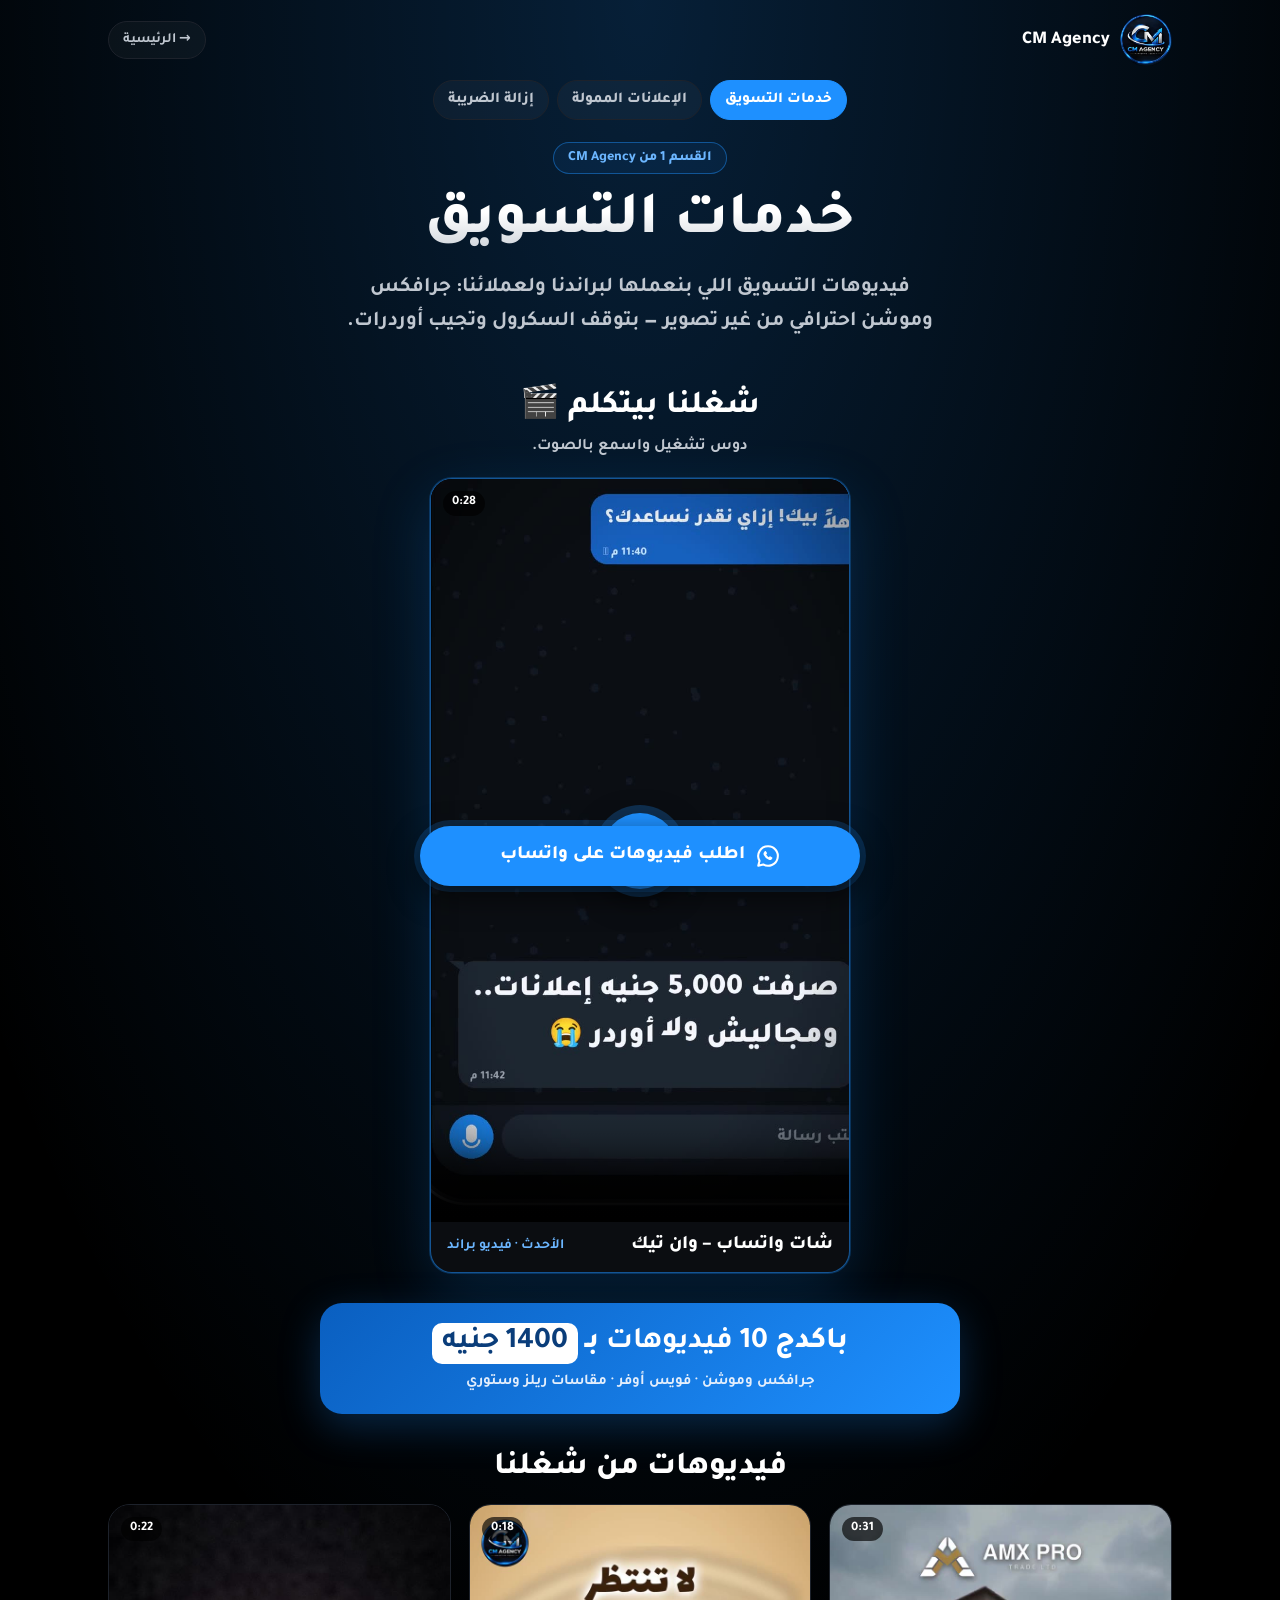
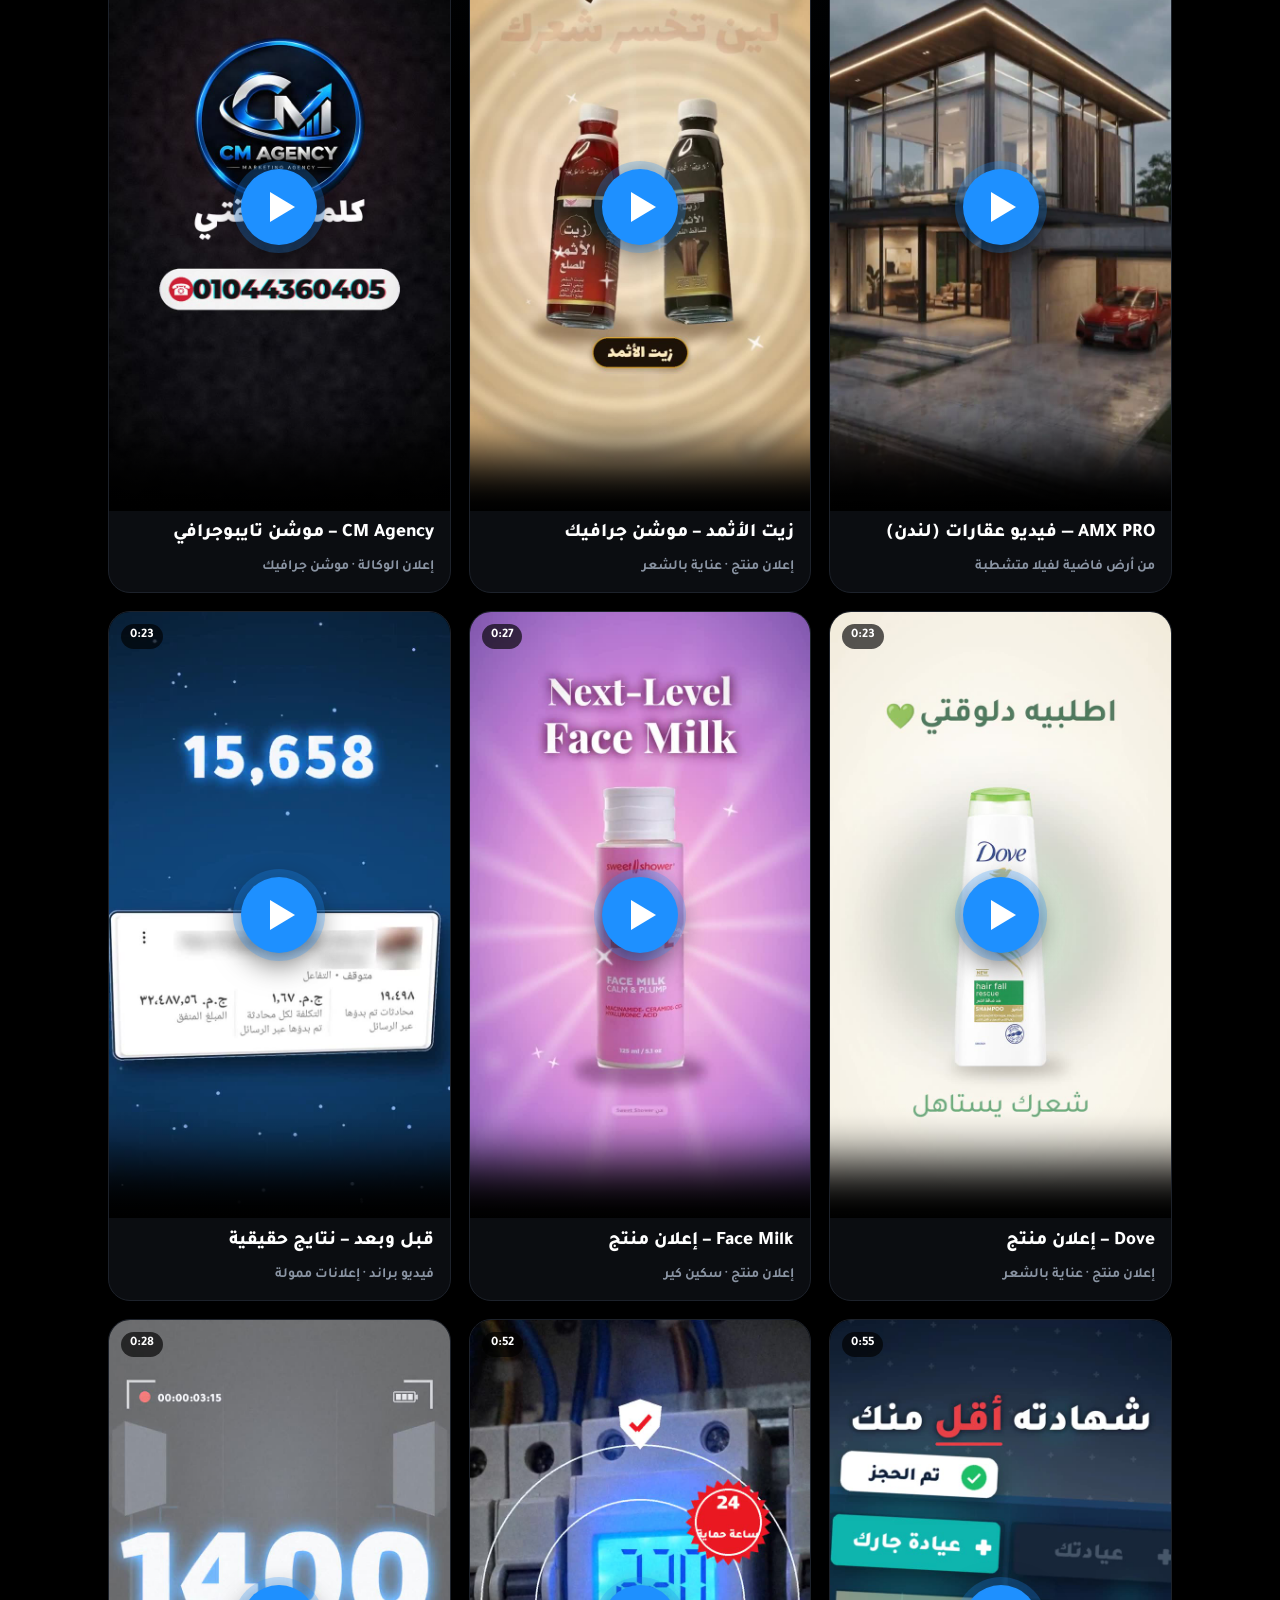
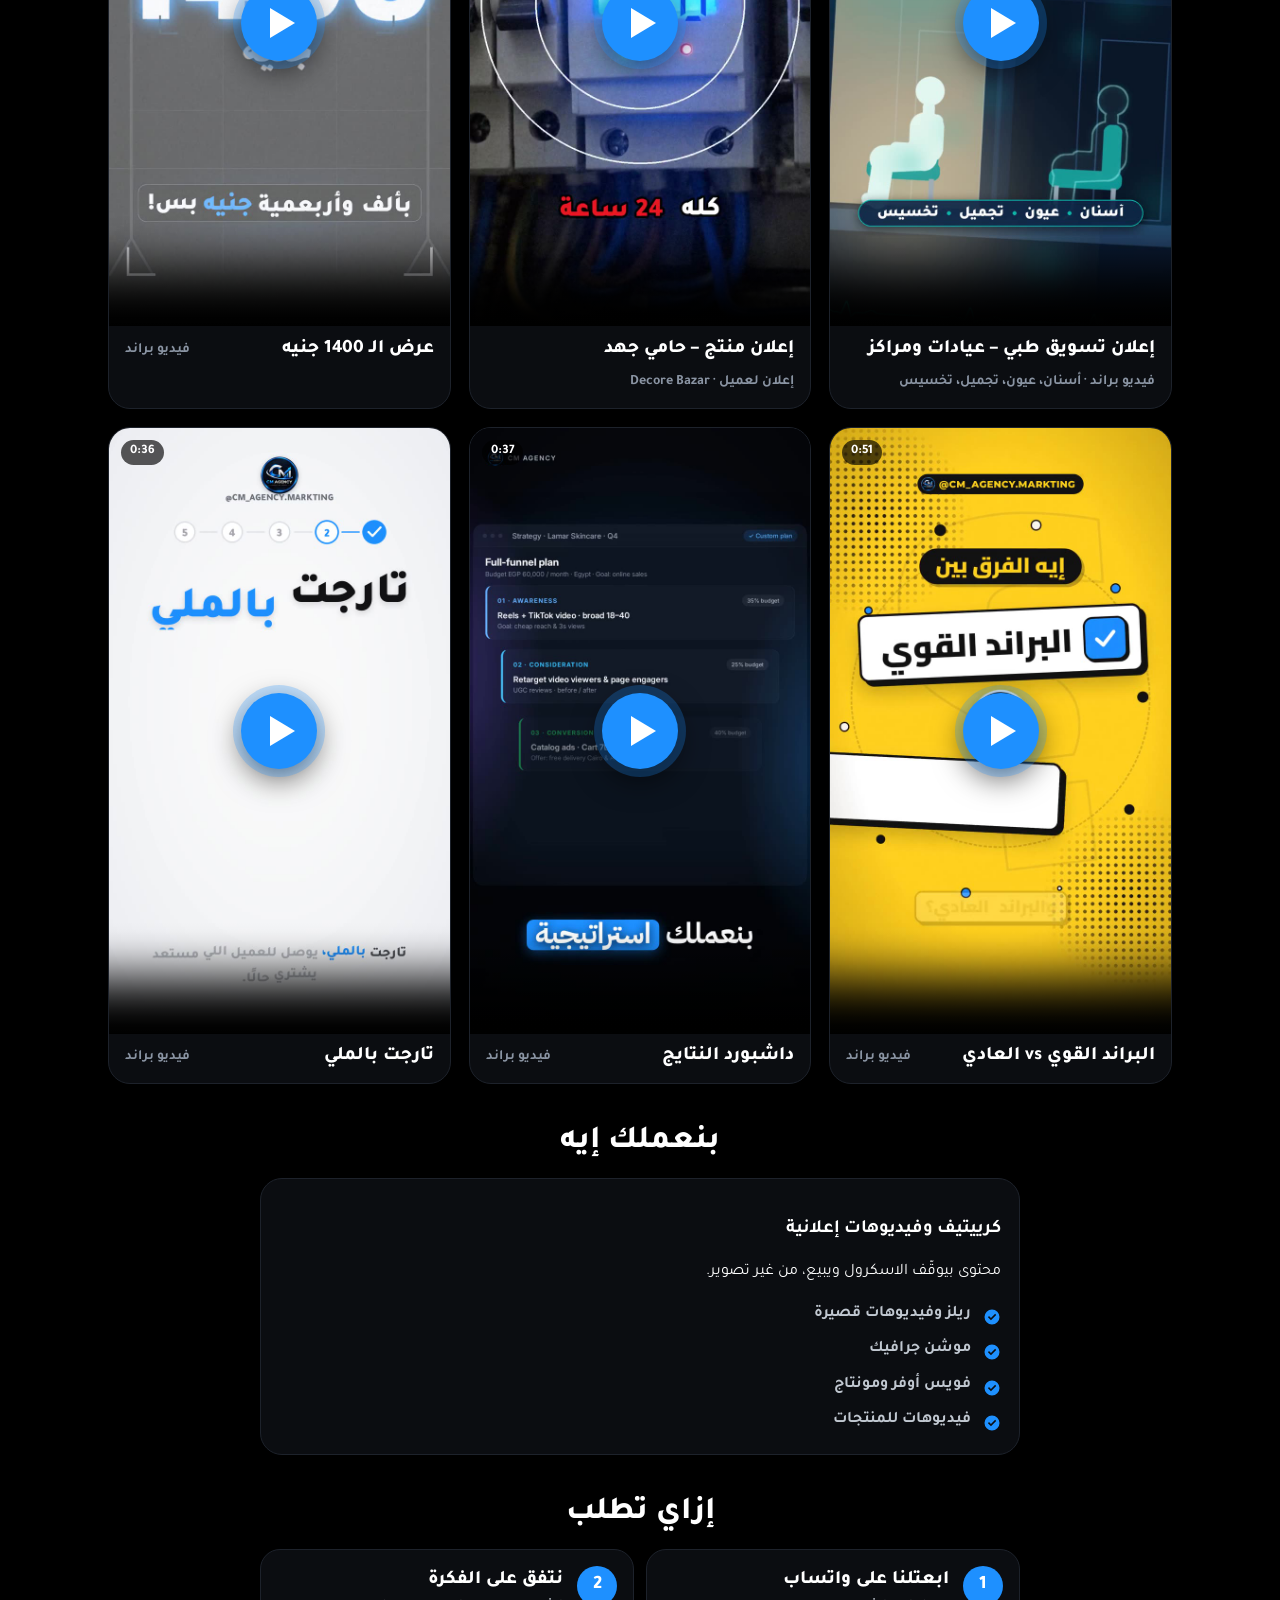
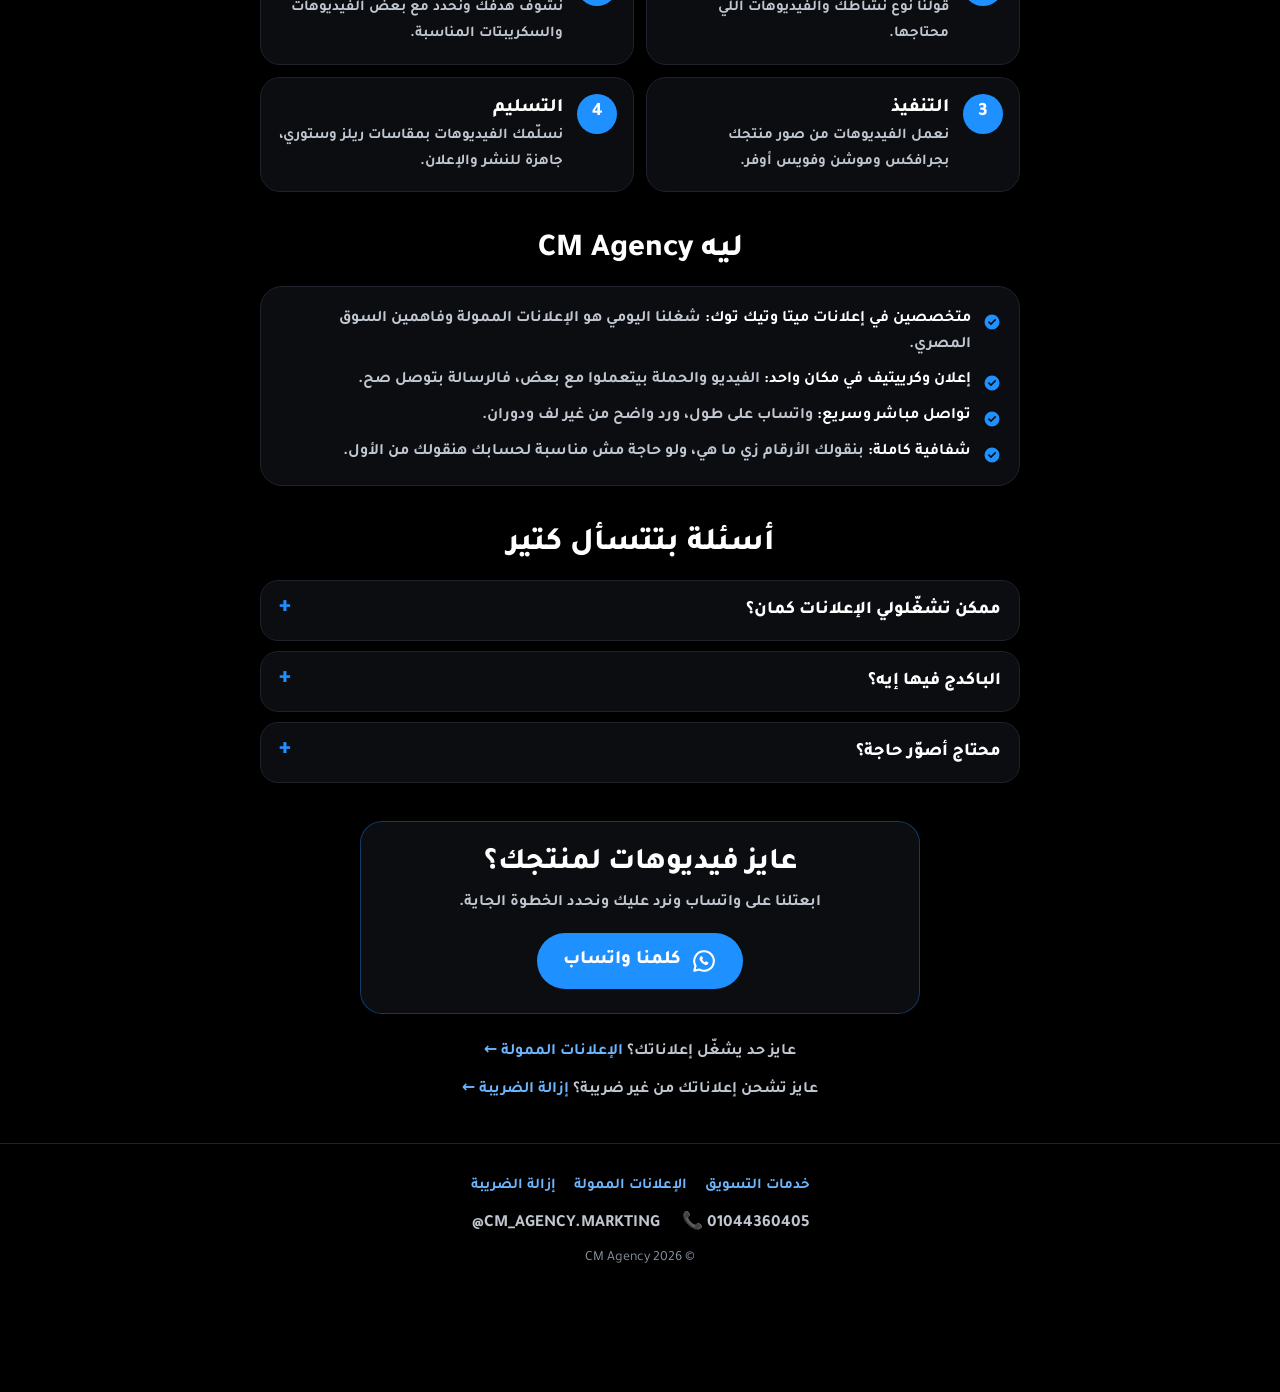
<file: work/index.html>
<!doctype html>
<html lang="ar" dir="rtl">
<head>
  <meta charset="utf-8">
  <meta name="viewport" content="width=device-width, initial-scale=1, viewport-fit=cover">
  <title>خدمات التسويق | CM Agency</title>
  <meta name="description" content="فيديوهات تسويق بجرافكس وموشن من غير تصوير، لبراندنا ولعملائنا. باكدج 10 فيديوهات بـ 1400 جنيه.">
  <meta name="theme-color" content="#000000">
  <meta property="og:type" content="website">
  <meta property="og:title" content="خدمات التسويق | CM Agency">
  <meta property="og:description" content="فيديوهات تسويق بجرافكس وموشن من غير تصوير، لبراندنا ولعملائنا. باكدج 10 فيديوهات بـ 1400 جنيه.">
  <meta property="og:image" content="https://ahmedxmarketing.github.io/cm-agency/work/og.jpg">
  <meta property="og:url" content="https://ahmedxmarketing.github.io/cm-agency/work/">
  <meta property="og:locale" content="ar_EG">
  <meta name="twitter:card" content="summary_large_image">
  <meta name="twitter:title" content="خدمات التسويق | CM Agency">
  <meta name="twitter:image" content="https://ahmedxmarketing.github.io/cm-agency/work/og.jpg">
  <link rel="icon" href="../favicon.png">
  <link rel="apple-touch-icon" href="../apple-touch-icon.png">
  <link rel="preload" href="../assets/fonts/Tajawal-ExtraBold.ttf" as="font" type="font/ttf" crossorigin>
  <link rel="stylesheet" href="../assets/cm.css?v=3">
</head>
<body class="has-sticky">
  <header class="top">
    <a class="brand" href="../"><img src="../assets/logo-192.webp" width="52" height="52" alt=""><span>CM Agency</span></a>
    <a class="back" href="../">→ الرئيسية</a>
  </header>
  <nav class="tabs" aria-label="أقسام الموقع">
    <a href="../work/" aria-current="page">خدمات التسويق</a>
    <a href="../ads/">الإعلانات الممولة</a>
    <a href="../tax/">إزالة الضريبة</a>
  </nav>
  <main class="wrap">
    <section class="hero">
      <span class="kicker">القسم 1 من CM Agency</span>
      <h1 class="title">خدمات التسويق</h1>
      <p class="lead">فيديوهات التسويق اللي بنعملها لبراندنا ولعملائنا: جرافكس وموشن احترافي من غير تصوير — بتوقف السكرول وتجيب أوردرات.</p>
    </section>

    <section class="sec sec--wide" aria-labelledby="w-h">
      <h2 id="w-h">شغلنا بيتكلم 🎬</h2>
      <p class="sub">دوس تشغيل واسمع بالصوت.</p>
      <div class="featured">
      <article class="card card--feat">
        <div class="frame">
          <video controls playsinline preload="metadata" poster="p/01.jpg" width="720" height="1280" aria-label="شات واتساب – وان تيك">
            <source src="v/01.mp4" type="video/mp4">
          </video>
          <button class="play" type="button" aria-label="شغّل الفيديو: شات واتساب – وان تيك"><span></span></button>
          <span class="dur">0:28</span>
        </div>
        <div class="meta">
          <h3>شات واتساب – وان تيك</h3>
          <p>الأحدث · فيديو براند</p>
        </div>
      </article>
      </div>
      <div class="offer" role="note">
        <p class="offer-main">باكدج <b>10 فيديوهات</b> بـ <b class="p">1400 جنيه</b></p>
        <p class="offer-sub">جرافكس وموشن · فويس أوفر · مقاسات ريلز وستوري</p>
      </div>
      <h2 style="margin-top:34px">فيديوهات من شغلنا</h2>
      <div class="grid">
      <article class="card">
        <div class="frame">
          <video controls playsinline preload="none" poster="p/15.jpg" width="720" height="1280" aria-label="AMX PRO — فيديو عقارات (لندن)">
            <source src="v/15.mp4" type="video/mp4">
          </video>
          <button class="play" type="button" aria-label="شغّل الفيديو: AMX PRO — فيديو عقارات (لندن)"><span></span></button>
          <span class="dur">0:31</span>
        </div>
        <div class="meta">
          <h3>AMX PRO — فيديو عقارات (لندن)</h3>
          <p>من أرض فاضية لفيلا متشطبة</p>
        </div>
      </article>
      <article class="card">
        <div class="frame">
          <video controls playsinline preload="none" poster="p/14.jpg" width="720" height="1280" aria-label="زيت الأثمد – موشن جرافيك">
            <source src="v/14.mp4" type="video/mp4">
          </video>
          <button class="play" type="button" aria-label="شغّل الفيديو: زيت الأثمد – موشن جرافيك"><span></span></button>
          <span class="dur">0:18</span>
        </div>
        <div class="meta">
          <h3>زيت الأثمد – موشن جرافيك</h3>
          <p>إعلان منتج · عناية بالشعر</p>
        </div>
      </article>
      <article class="card">
        <div class="frame">
          <video controls playsinline preload="none" poster="p/13.jpg?v=3" width="720" height="1280" aria-label="CM Agency – موشن تايبوجرافي">
            <source src="v/13.mp4?v=3" type="video/mp4">
          </video>
          <button class="play" type="button" aria-label="شغّل الفيديو: CM Agency – موشن تايبوجرافي"><span></span></button>
          <span class="dur">0:22</span>
        </div>
        <div class="meta">
          <h3>CM Agency – موشن تايبوجرافي</h3>
          <p>إعلان الوكالة · موشن جرافيك</p>
        </div>
      </article>
      <article class="card">
        <div class="frame">
          <video controls playsinline preload="none" poster="p/12.jpg" width="720" height="1280" aria-label="Dove – إعلان منتج">
            <source src="v/12.mp4" type="video/mp4">
          </video>
          <button class="play" type="button" aria-label="شغّل الفيديو: Dove – إعلان منتج"><span></span></button>
          <span class="dur">0:23</span>
        </div>
        <div class="meta">
          <h3>Dove – إعلان منتج</h3>
          <p>إعلان منتج · عناية بالشعر</p>
        </div>
      </article>
      <article class="card">
        <div class="frame">
          <video controls playsinline preload="none" poster="p/11.jpg" width="720" height="1280" aria-label="Face Milk – إعلان منتج">
            <source src="v/11.mp4" type="video/mp4">
          </video>
          <button class="play" type="button" aria-label="شغّل الفيديو: Face Milk – إعلان منتج"><span></span></button>
          <span class="dur">0:27</span>
        </div>
        <div class="meta">
          <h3>Face Milk – إعلان منتج</h3>
          <p>إعلان منتج · سكين كير</p>
        </div>
      </article>
      <article class="card">
        <div class="frame">
          <video controls playsinline preload="none" poster="p/10.jpg" width="720" height="1280" aria-label="قبل وبعد – نتايج حقيقية">
            <source src="v/10.mp4" type="video/mp4">
          </video>
          <button class="play" type="button" aria-label="شغّل الفيديو: قبل وبعد – نتايج حقيقية"><span></span></button>
          <span class="dur">0:23</span>
        </div>
        <div class="meta">
          <h3>قبل وبعد – نتايج حقيقية</h3>
          <p>فيديو براند · إعلانات ممولة</p>
        </div>
      </article>
      <article class="card">
        <div class="frame">
          <video controls playsinline preload="none" poster="p/09.jpg" width="720" height="1280" aria-label="إعلان تسويق طبي – عيادات ومراكز">
            <source src="v/09.mp4" type="video/mp4">
          </video>
          <button class="play" type="button" aria-label="شغّل الفيديو: إعلان تسويق طبي – عيادات ومراكز"><span></span></button>
          <span class="dur">0:55</span>
        </div>
        <div class="meta">
          <h3>إعلان تسويق طبي – عيادات ومراكز</h3>
          <p>فيديو براند · أسنان، عيون، تجميل، تخسيس</p>
        </div>
      </article>
      <article class="card">
        <div class="frame">
          <video controls playsinline preload="none" poster="p/02.jpg" width="720" height="1280" aria-label="إعلان منتج – حامي جهد">
            <source src="v/02.mp4" type="video/mp4">
          </video>
          <button class="play" type="button" aria-label="شغّل الفيديو: إعلان منتج – حامي جهد"><span></span></button>
          <span class="dur">0:52</span>
        </div>
        <div class="meta">
          <h3>إعلان منتج – حامي جهد</h3>
          <p>إعلان لعميل · Decore Bazar</p>
        </div>
      </article>
      <article class="card">
        <div class="frame">
          <video controls playsinline preload="none" poster="p/03.jpg" width="720" height="1280" aria-label="عرض الـ 1400 جنيه">
            <source src="v/03.mp4" type="video/mp4">
          </video>
          <button class="play" type="button" aria-label="شغّل الفيديو: عرض الـ 1400 جنيه"><span></span></button>
          <span class="dur">0:28</span>
        </div>
        <div class="meta">
          <h3>عرض الـ 1400 جنيه</h3>
          <p>فيديو براند</p>
        </div>
      </article>
      <article class="card">
        <div class="frame">
          <video controls playsinline preload="none" poster="p/05.jpg" width="720" height="1280" aria-label="البراند القوي vs العادي">
            <source src="v/05.mp4" type="video/mp4">
          </video>
          <button class="play" type="button" aria-label="شغّل الفيديو: البراند القوي vs العادي"><span></span></button>
          <span class="dur">0:51</span>
        </div>
        <div class="meta">
          <h3>البراند القوي vs العادي</h3>
          <p>فيديو براند</p>
        </div>
      </article>
      <article class="card">
        <div class="frame">
          <video controls playsinline preload="none" poster="p/06.jpg" width="720" height="1280" aria-label="داشبورد النتايج">
            <source src="v/06.mp4" type="video/mp4">
          </video>
          <button class="play" type="button" aria-label="شغّل الفيديو: داشبورد النتايج"><span></span></button>
          <span class="dur">0:37</span>
        </div>
        <div class="meta">
          <h3>داشبورد النتايج</h3>
          <p>فيديو براند</p>
        </div>
      </article>
      <article class="card">
        <div class="frame">
          <video controls playsinline preload="none" poster="p/08.jpg" width="720" height="1280" aria-label="تارجت بالملي">
            <source src="v/08.mp4" type="video/mp4">
          </video>
          <button class="play" type="button" aria-label="شغّل الفيديو: تارجت بالملي"><span></span></button>
          <span class="dur">0:36</span>
        </div>
        <div class="meta">
          <h3>تارجت بالملي</h3>
          <p>فيديو براند</p>
        </div>
      </article>
      </div>
    </section>

    <section class="sec" aria-labelledby="s-h">
      <h2 id="s-h">بنعملك إيه</h2>
      <div class="box">
          <h3>كرييتيف وفيديوهات إعلانية</h3>
          <p>محتوى بيوقّف الاسكرول ويبيع، من غير تصوير.</p>
          <ul class="ticks">
            <li>ريلز وفيديوهات قصيرة</li>
            <li>موشن جرافيك</li>
            <li>فويس أوفر ومونتاج</li>
            <li>فيديوهات للمنتجات</li>
          </ul>
        </div>
    </section>

    <section class="sec" aria-labelledby="o-h">
      <h2 id="o-h">إزاي تطلب</h2>
      <ol class="steps four">
        <li><div><b>ابعتلنا على واتساب</b><span>قولنا نوع نشاطك والفيديوهات اللي محتاجها.</span></div></li>
        <li><div><b>نتفق على الفكرة</b><span>نشوف هدفك ونحدد مع بعض الفيديوهات والسكريبتات المناسبة.</span></div></li>
        <li><div><b>التنفيذ</b><span>نعمل الفيديوهات من صور منتجك بجرافكس وموشن وفويس أوفر.</span></div></li>
        <li><div><b>التسليم</b><span>نسلّمك الفيديوهات بمقاسات ريلز وستوري، جاهزة للنشر والإعلان.</span></div></li>
      </ol>
    </section>

    <section class="sec" aria-labelledby="y-h">
      <h2 id="y-h">ليه CM Agency</h2>
      <div class="box">
        <ul class="ticks">
          <li><strong>متخصصين في إعلانات ميتا وتيك توك:</strong> شغلنا اليومي هو الإعلانات الممولة وفاهمين السوق المصري.</li>
          <li><strong>إعلان وكرييتيف في مكان واحد:</strong> الفيديو والحملة بيتعملوا مع بعض، فالرسالة بتوصل صح.</li>
          <li><strong>تواصل مباشر وسريع:</strong> واتساب على طول، ورد واضح من غير لف ودوران.</li>
          <li><strong>شفافية كاملة:</strong> بنقولك الأرقام زي ما هي، ولو حاجة مش مناسبة لحسابك هنقولك من الأول.</li>
        </ul>
      </div>
    </section>

    <section class="sec faq" aria-labelledby="q-h">
      <h2 id="q-h">أسئلة بتتسأل كتير</h2>
      <details><summary>ممكن تشغّلولي الإعلانات كمان؟</summary><p>أكيد. ده قسم <a href="../ads/" style="color:var(--sky)">الإعلانات الممولة</a>: بندير حملاتك على ميتا وتيك توك، وتقدر تشوف نتايجنا هناك بالأرقام.</p></details>
      <details><summary>الباكدج فيها إيه؟</summary><p>10 فيديوهات بـ 1400 جنيه: ريلز، موشن جرافيك، فويس أوفر، أو فيديو منتج. ابعتلنا نوع نشاطك وصور منتجك ونبدأ.</p></details>
      <details><summary>محتاج أصوّر حاجة؟</summary><p>لأ. الفيديوهات بجرافكس وموشن من غير تصوير.</p></details>
    </section>

    <div class="cta">
      <h2>عايز فيديوهات لمنتجك؟</h2>
      <p>ابعتلنا على واتساب ونرد عليك ونحدد الخطوة الجاية.</p>
      <a class="btn" href="https://wa.me/201044360405?text=%D8%A3%D9%87%D9%84%D8%A7%D9%8B%D8%8C%20%D8%B9%D8%A7%D9%8A%D8%B2%20%D9%81%D9%8A%D8%AF%D9%8A%D9%88%D9%87%D8%A7%D8%AA%20%D8%AA%D8%B3%D9%88%D9%8A%D9%82" rel="noopener"><svg viewBox="0 0 24 24" aria-hidden="true"><path fill="none" stroke="currentColor" stroke-width="1.9" stroke-linejoin="round" d="M12 3a9 9 0 0 0-7.8 13.5L3 21l4.6-1.2A9 9 0 1 0 12 3z"/><path fill="currentColor" d="M9 7.5c.3-.3.8-.3 1 0l1 1.6c.2.3.1.7-.1.9l-.6.6c.5 1.1 1.4 2 2.5 2.5l.6-.6c.3-.2.6-.3.9-.1l1.6 1c.3.2.3.7 0 1l-.7.8c-.6.6-1.6.7-2.4.3A9 9 0 0 1 8.1 11c-.4-.8-.3-1.8.3-2.4z"/></svg><span>كلمنا واتساب</span></a>
    </div>

    <a class="cross" href="../ads/">عايز حد يشغّل إعلاناتك؟ <b>الإعلانات الممولة ←</b></a>
    <a class="cross" style="margin-top:12px" href="../tax/">عايز تشحن إعلاناتك من غير ضريبة؟ <b>إزالة الضريبة ←</b></a>
  </main>
  <footer class="foot">
    <div class="links">
      <a href="../work/">خدمات التسويق</a>
      <a href="../ads/">الإعلانات الممولة</a>
      <a href="../tax/">إزالة الضريبة</a>
    </div>
    <div class="row">
      <a href="tel:+201044360405" dir="ltr">📞 01044360405</a>
      <a href="https://www.instagram.com/cm_agency.markting/" rel="noopener" dir="ltr">@CM_AGENCY.MARKTING</a>
    </div>
    © 2026 CM Agency
  </footer>
  <a class="sticky" href="https://wa.me/201044360405?text=%D8%A3%D9%87%D9%84%D8%A7%D9%8B%D8%8C%20%D8%B9%D8%A7%D9%8A%D8%B2%20%D9%81%D9%8A%D8%AF%D9%8A%D9%88%D9%87%D8%A7%D8%AA%20%D8%AA%D8%B3%D9%88%D9%8A%D9%82" rel="noopener"><svg viewBox="0 0 24 24" aria-hidden="true"><path fill="none" stroke="currentColor" stroke-width="1.9" stroke-linejoin="round" d="M12 3a9 9 0 0 0-7.8 13.5L3 21l4.6-1.2A9 9 0 1 0 12 3z"/><path fill="currentColor" d="M9 7.5c.3-.3.8-.3 1 0l1 1.6c.2.3.1.7-.1.9l-.6.6c.5 1.1 1.4 2 2.5 2.5l.6-.6c.3-.2.6-.3.9-.1l1.6 1c.3.2.3.7 0 1l-.7.8c-.6.6-1.6.7-2.4.3A9 9 0 0 1 8.1 11c-.4-.8-.3-1.8.3-2.4z"/></svg><span>اطلب فيديوهات على واتساب</span></a>
  <script src="../assets/video.js" defer></script>
</body>
</html>
</file>
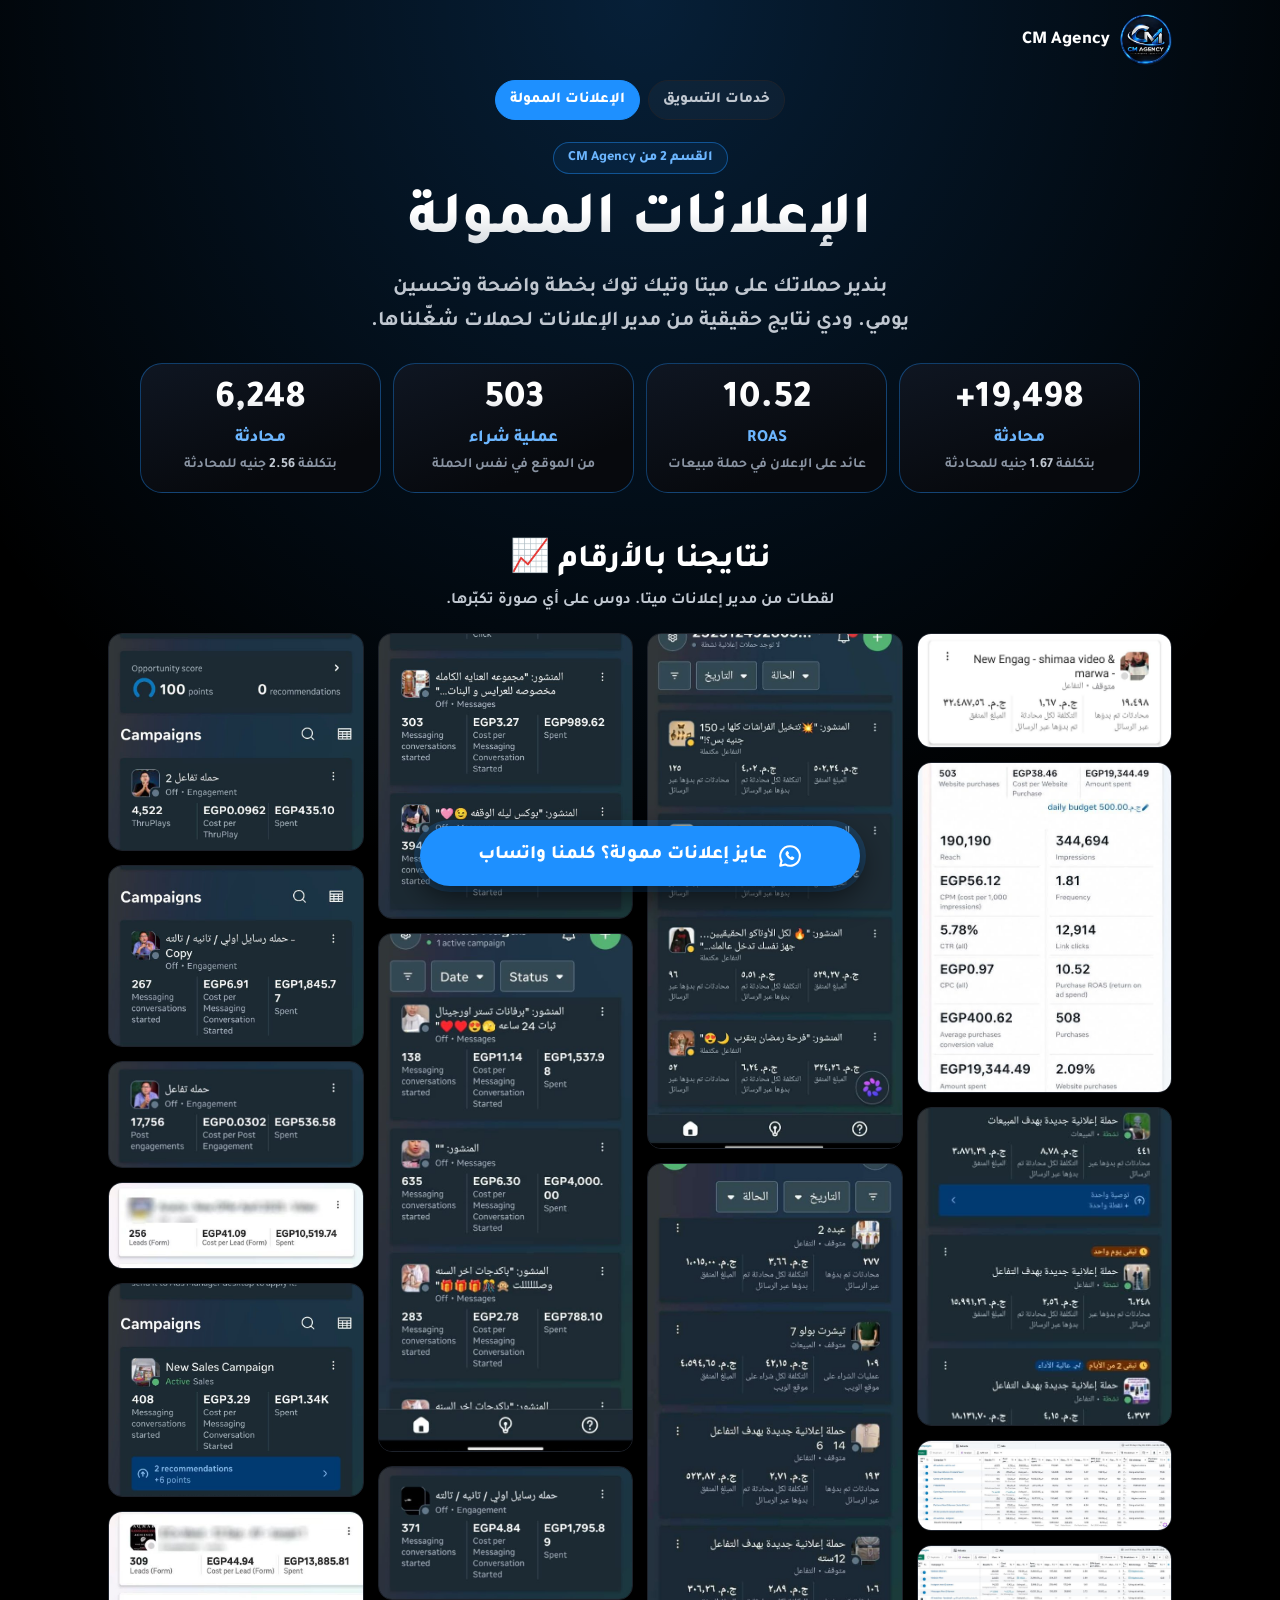
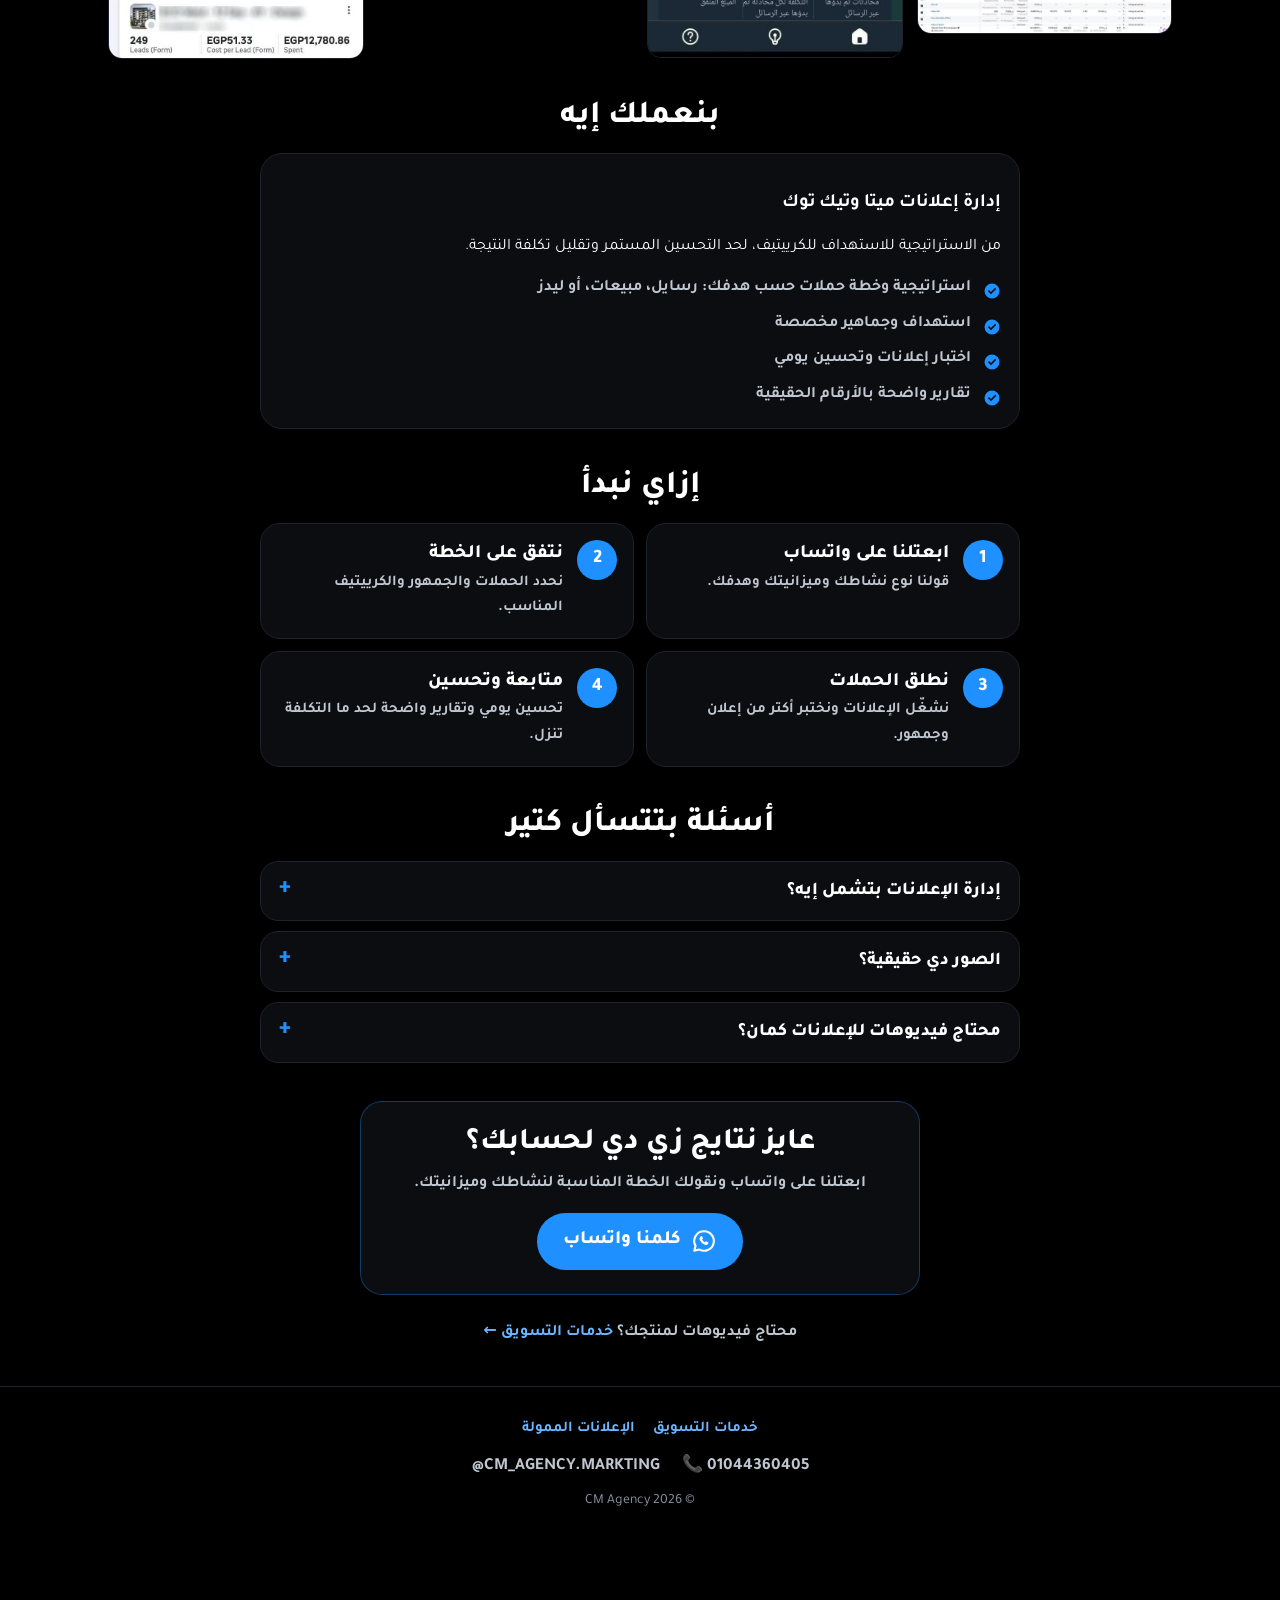
<file: ads/portfolio.html>
<!doctype html>
<html lang="ar" dir="rtl">
<head>
  <meta name="robots" content="noindex">
  <meta charset="utf-8">
  <meta name="viewport" content="width=device-width, initial-scale=1, viewport-fit=cover">
  <title>الإعلانات الممولة | CM Agency</title>
  <meta name="description" content="إدارة إعلانات ميتا وتيك توك بنتايج حقيقية: +19,498 محادثة بتكلفة 1.67 جنيه للمحادثة • ROAS 10.52 • 503 عملية شراء من الموقع.">
  <meta name="theme-color" content="#000000">
  <meta property="og:type" content="website">
  <meta property="og:title" content="الإعلانات الممولة | CM Agency">
  <meta property="og:description" content="إدارة إعلانات ميتا وتيك توك بنتايج حقيقية: +19,498 محادثة بتكلفة 1.67 جنيه للمحادثة • ROAS 10.52 • 503 عملية شراء من الموقع.">
  <meta property="og:image" content="https://ahmedxmarketing.github.io/cm-agency/og.png">
  <meta property="og:url" content="https://ahmedxmarketing.github.io/cm-agency/ads/portfolio.html">
  <meta property="og:locale" content="ar_EG">
  <meta name="twitter:card" content="summary_large_image">
  <meta name="twitter:title" content="الإعلانات الممولة | CM Agency">
  <meta name="twitter:image" content="https://ahmedxmarketing.github.io/cm-agency/og.png">
  <link rel="icon" href="../favicon.png">
  <link rel="apple-touch-icon" href="../apple-touch-icon.png">
  <link rel="preload" href="../assets/fonts/Tajawal-ExtraBold.ttf" as="font" type="font/ttf" crossorigin>
  <link rel="stylesheet" href="../assets/cm.css?v=3">
</head>
<body class="has-sticky">
  <header class="top">
    <a class="brand" href="portfolio.html"><img src="../assets/logo-192.webp" width="52" height="52" alt=""><span>CM Agency</span></a>
  </header>
  <nav class="tabs" aria-label="أقسام الموقع">
    <a href="../work/portfolio.html">خدمات التسويق</a>
    <a href="portfolio.html" aria-current="page">الإعلانات الممولة</a>
  </nav>
  <main class="wrap">
    <section class="hero">
      <span class="kicker">القسم 2 من CM Agency</span>
      <h1 class="title">الإعلانات الممولة</h1>
      <p class="lead">بندير حملاتك على ميتا وتيك توك بخطة واضحة وتحسين يومي. ودي نتايج حقيقية من مدير الإعلانات لحملات شغّلناها.</p>
      <div class="stats">
        <div class="stat"><b>+19,498</b><strong>محادثة</strong><span>بتكلفة <bdi>1.67</bdi> جنيه للمحادثة</span></div>
        <div class="stat"><b>10.52</b><strong>ROAS</strong><span>عائد على الإعلان في حملة مبيعات</span></div>
        <div class="stat"><b>503</b><strong>عملية شراء</strong><span>من الموقع في نفس الحملة</span></div>
        <div class="stat"><b>6,248</b><strong>محادثة</strong><span>بتكلفة <bdi>2.56</bdi> جنيه للمحادثة</span></div>
      </div>
    </section>

    <section class="sec sec--wide" aria-labelledby="r-h">
      <h2 id="r-h">نتايجنا بالأرقام 📈</h2>
      <p class="sub">لقطات من مدير إعلانات ميتا. دوس على أي صورة تكبّرها.</p>
      <div class="masonry" id="gal">
        <button class="shot" type="button" data-i="0" aria-label="كبّر النتيجة 1"><img src="r/01.jpg" width="1080" height="481" loading="eager" decoding="async" alt="نتيجة حملة من مدير إعلانات ميتا 1"></button>
        <button class="shot" type="button" data-i="1" aria-label="كبّر النتيجة 2"><img src="r/02.jpg" width="559" height="727" loading="eager" decoding="async" alt="نتيجة حملة من مدير إعلانات ميتا 2"></button>
        <button class="shot" type="button" data-i="2" aria-label="كبّر النتيجة 3"><img src="r/03.jpg" width="540" height="675" loading="eager" decoding="async" alt="نتيجة حملة من مدير إعلانات ميتا 3"></button>
        <button class="shot" type="button" data-i="3" aria-label="كبّر النتيجة 4"><img src="r/04.jpg" width="1200" height="422" loading="eager" decoding="async" alt="نتيجة حملة من مدير إعلانات ميتا 4"></button>
        <button class="shot" type="button" data-i="4" aria-label="كبّر النتيجة 5"><img src="r/05.jpg" width="1200" height="412" loading="lazy" decoding="async" alt="نتيجة حملة من مدير إعلانات ميتا 5"></button>
        <button class="shot" type="button" data-i="5" aria-label="كبّر النتيجة 6"><img src="r/06.jpg" width="591" height="1200" loading="lazy" decoding="async" alt="نتيجة حملة من مدير إعلانات ميتا 6"></button>
        <button class="shot" type="button" data-i="6" aria-label="كبّر النتيجة 7"><img src="r/07.jpg" width="618" height="1200" loading="lazy" decoding="async" alt="نتيجة حملة من مدير إعلانات ميتا 7"></button>
        <button class="shot" type="button" data-i="7" aria-label="كبّر النتيجة 8"><img src="r/08.jpg" width="720" height="809" loading="lazy" decoding="async" alt="نتيجة حملة من مدير إعلانات ميتا 8"></button>
        <button class="shot" type="button" data-i="8" aria-label="كبّر النتيجة 9"><img src="r/09.jpg" width="576" height="1173" loading="lazy" decoding="async" alt="نتيجة حملة من مدير إعلانات ميتا 9"></button>
        <button class="shot" type="button" data-i="9" aria-label="كبّر النتيجة 10"><img src="r/10.jpg" width="720" height="377" loading="lazy" decoding="async" alt="نتيجة حملة من مدير إعلانات ميتا 10"></button>
        <button class="shot" type="button" data-i="10" aria-label="كبّر النتيجة 11"><img src="r/11.jpg" width="720" height="614" loading="lazy" decoding="async" alt="نتيجة حملة من مدير إعلانات ميتا 11"></button>
        <button class="shot" type="button" data-i="11" aria-label="كبّر النتيجة 12"><img src="r/12.jpg" width="720" height="511" loading="lazy" decoding="async" alt="نتيجة حملة من مدير إعلانات ميتا 12"></button>
        <button class="shot" type="button" data-i="12" aria-label="كبّر النتيجة 13"><img src="r/13.jpg" width="716" height="298" loading="lazy" decoding="async" alt="نتيجة حملة من مدير إعلانات ميتا 13"></button>
        <button class="shot" type="button" data-i="13" aria-label="كبّر النتيجة 14"><img src="r/14.jpg" width="718" height="240" loading="lazy" decoding="async" alt="نتيجة حملة من مدير إعلانات ميتا 14"></button>
        <button class="shot" type="button" data-i="14" aria-label="كبّر النتيجة 15"><img src="r/15.jpg" width="720" height="603" loading="lazy" decoding="async" alt="نتيجة حملة من مدير إعلانات ميتا 15"></button>
        <button class="shot" type="button" data-i="15" aria-label="كبّر النتيجة 16"><img src="r/16.jpg" width="685" height="393" loading="lazy" decoding="async" alt="نتيجة حملة من مدير إعلانات ميتا 16"></button>
      </div>
    </section>

    <section class="sec" aria-labelledby="s-h">
      <h2 id="s-h">بنعملك إيه</h2>
      <div class="box">
        <h3>إدارة إعلانات ميتا وتيك توك</h3>
        <p>من الاستراتيجية للاستهداف للكرييتيف، لحد التحسين المستمر وتقليل تكلفة النتيجة.</p>
        <ul class="ticks">
          <li>استراتيجية وخطة حملات حسب هدفك: رسايل، مبيعات، أو ليدز</li>
          <li>استهداف وجماهير مخصصة</li>
          <li>اختبار إعلانات وتحسين يومي</li>
          <li>تقارير واضحة بالأرقام الحقيقية</li>
        </ul>
      </div>
    </section>

    <section class="sec" aria-labelledby="o-h">
      <h2 id="o-h">إزاي نبدأ</h2>
      <ol class="steps four">
        <li><div><b>ابعتلنا على واتساب</b><span>قولنا نوع نشاطك وميزانيتك وهدفك.</span></div></li>
        <li><div><b>نتفق على الخطة</b><span>نحدد الحملات والجمهور والكرييتيف المناسب.</span></div></li>
        <li><div><b>نطلق الحملات</b><span>نشغّل الإعلانات ونختبر أكتر من إعلان وجمهور.</span></div></li>
        <li><div><b>متابعة وتحسين</b><span>تحسين يومي وتقارير واضحة لحد ما التكلفة تنزل.</span></div></li>
      </ol>
    </section>

    <section class="sec faq" aria-labelledby="q-h">
      <h2 id="q-h">أسئلة بتتسأل كتير</h2>
      <details><summary>إدارة الإعلانات بتشمل إيه؟</summary><p>الاستراتيجية، والاستهداف، والكرييتيف، وإطلاق الحملات، والتحسين المستمر لتقليل تكلفة النتيجة، مع متابعة وتقارير واضحة.</p></details>
      <details><summary>الصور دي حقيقية؟</summary><p>أيوه، دي لقطات شاشة من مدير إعلانات ميتا لحملات أدرناها، بأرقامها زي ما هي.</p></details>
      <details><summary>محتاج فيديوهات للإعلانات كمان؟</summary><p>عندنا قسم <a href="../work/portfolio.html" style="color:var(--sky)">خدمات التسويق</a>: فيديوهات بجرافكس وموشن من غير تصوير، باكدج 10 فيديوهات بـ 1400 جنيه.</p></details>
    </section>

    <div class="cta">
      <h2>عايز نتايج زي دي لحسابك؟</h2>
      <p>ابعتلنا على واتساب ونقولك الخطة المناسبة لنشاطك وميزانيتك.</p>
      <a class="btn" href="https://wa.me/201044360405?text=%D8%A3%D9%87%D9%84%D8%A7%D9%8B%D8%8C%20%D8%B9%D8%A7%D9%8A%D8%B2%20%D8%A5%D8%B9%D9%84%D8%A7%D9%86%D8%A7%D8%AA%20%D9%85%D9%85%D9%88%D9%84%D8%A9" rel="noopener"><svg viewBox="0 0 24 24" aria-hidden="true"><path fill="none" stroke="currentColor" stroke-width="1.9" stroke-linejoin="round" d="M12 3a9 9 0 0 0-7.8 13.5L3 21l4.6-1.2A9 9 0 1 0 12 3z"/><path fill="currentColor" d="M9 7.5c.3-.3.8-.3 1 0l1 1.6c.2.3.1.7-.1.9l-.6.6c.5 1.1 1.4 2 2.5 2.5l.6-.6c.3-.2.6-.3.9-.1l1.6 1c.3.2.3.7 0 1l-.7.8c-.6.6-1.6.7-2.4.3A9 9 0 0 1 8.1 11c-.4-.8-.3-1.8.3-2.4z"/></svg><span>كلمنا واتساب</span></a>
    </div>

    <a class="cross" href="../work/portfolio.html">محتاج فيديوهات لمنتجك؟ <b>خدمات التسويق ←</b></a>
  </main>
  <footer class="foot">
    <div class="links">
      <a href="../work/portfolio.html">خدمات التسويق</a>
      <a href="portfolio.html">الإعلانات الممولة</a>
    </div>
    <div class="row">
      <a href="tel:+201044360405" dir="ltr">📞 01044360405</a>
      <a href="https://www.instagram.com/cm_agency.markting/" rel="noopener" dir="ltr">@CM_AGENCY.MARKTING</a>
    </div>
    © 2026 CM Agency
  </footer>
  <a class="sticky" href="https://wa.me/201044360405?text=%D8%A3%D9%87%D9%84%D8%A7%D9%8B%D8%8C%20%D8%B9%D8%A7%D9%8A%D8%B2%20%D8%A5%D8%B9%D9%84%D8%A7%D9%86%D8%A7%D8%AA%20%D9%85%D9%85%D9%88%D9%84%D8%A9" rel="noopener"><svg viewBox="0 0 24 24" aria-hidden="true"><path fill="none" stroke="currentColor" stroke-width="1.9" stroke-linejoin="round" d="M12 3a9 9 0 0 0-7.8 13.5L3 21l4.6-1.2A9 9 0 1 0 12 3z"/><path fill="currentColor" d="M9 7.5c.3-.3.8-.3 1 0l1 1.6c.2.3.1.7-.1.9l-.6.6c.5 1.1 1.4 2 2.5 2.5l.6-.6c.3-.2.6-.3.9-.1l1.6 1c.3.2.3.7 0 1l-.7.8c-.6.6-1.6.7-2.4.3A9 9 0 0 1 8.1 11c-.4-.8-.3-1.8.3-2.4z"/></svg><span>عايز إعلانات ممولة؟ كلمنا واتساب</span></a>
  <div class="lb" id="lb" role="dialog" aria-modal="true" aria-label="عرض النتيجة">
    <span class="ct" id="lbc"></span>
    <button class="x" type="button" aria-label="اقفل">✕</button>
    <img id="lbi" alt="">
    <button class="nx" dir="ltr" type="button" aria-label="اللي بعدها">‹</button>
    <button class="pv" dir="ltr" type="button" aria-label="اللي قبلها">›</button>
  </div>
  <script>
  (function(){
    var s=[].slice.call(document.querySelectorAll('#gal .shot')),lb=document.getElementById('lb'),im=document.getElementById('lbi'),ct=document.getElementById('lbc'),i=0,x0=null;
    function show(n){i=(n+s.length)%s.length;var g=s[i].querySelector('img');im.src=g.src;im.alt=g.alt;ct.textContent=(i+1)+' / '+s.length;}
    function open(n){show(n);lb.classList.add('open');document.body.classList.add('lb-on');}
    function close(){lb.classList.remove('open');document.body.classList.remove('lb-on');}
    s.forEach(function(b,n){b.addEventListener('click',function(){open(n);});});
    lb.querySelector('.x').onclick=close;
    lb.querySelector('.nx').onclick=function(e){e.stopPropagation();show(i+1);};
    lb.querySelector('.pv').onclick=function(e){e.stopPropagation();show(i-1);};
    lb.addEventListener('click',function(e){if(e.target===lb)close();});
    document.addEventListener('keydown',function(e){if(!lb.classList.contains('open'))return;if(e.key==='Escape')close();if(e.key==='ArrowLeft')show(i+1);if(e.key==='ArrowRight')show(i-1);});
    lb.addEventListener('touchstart',function(e){x0=e.touches[0].clientX;},{passive:true});
    lb.addEventListener('touchend',function(e){if(x0===null)return;var dx=e.changedTouches[0].clientX-x0;x0=null;if(Math.abs(dx)>50)show(dx>0?i-1:i+1);});
  })();
  </script>
</body>
</html>
</file>
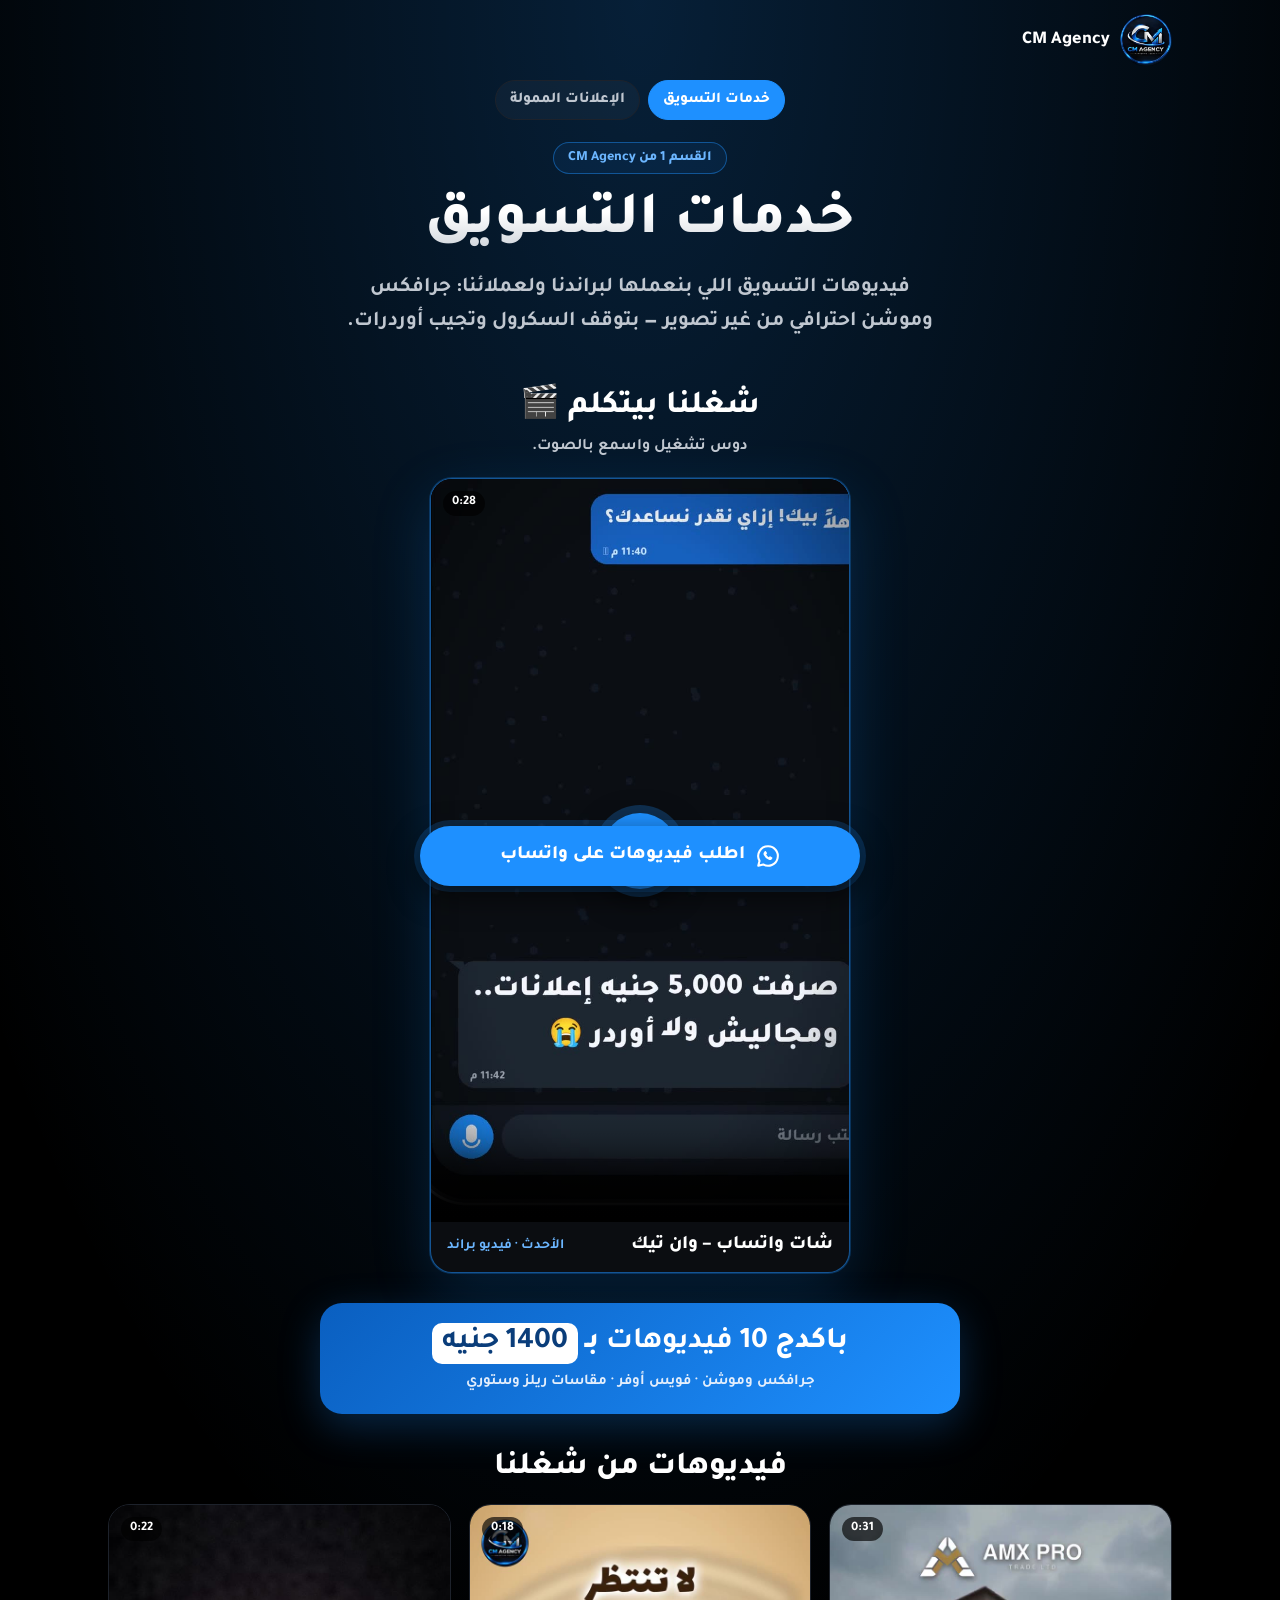
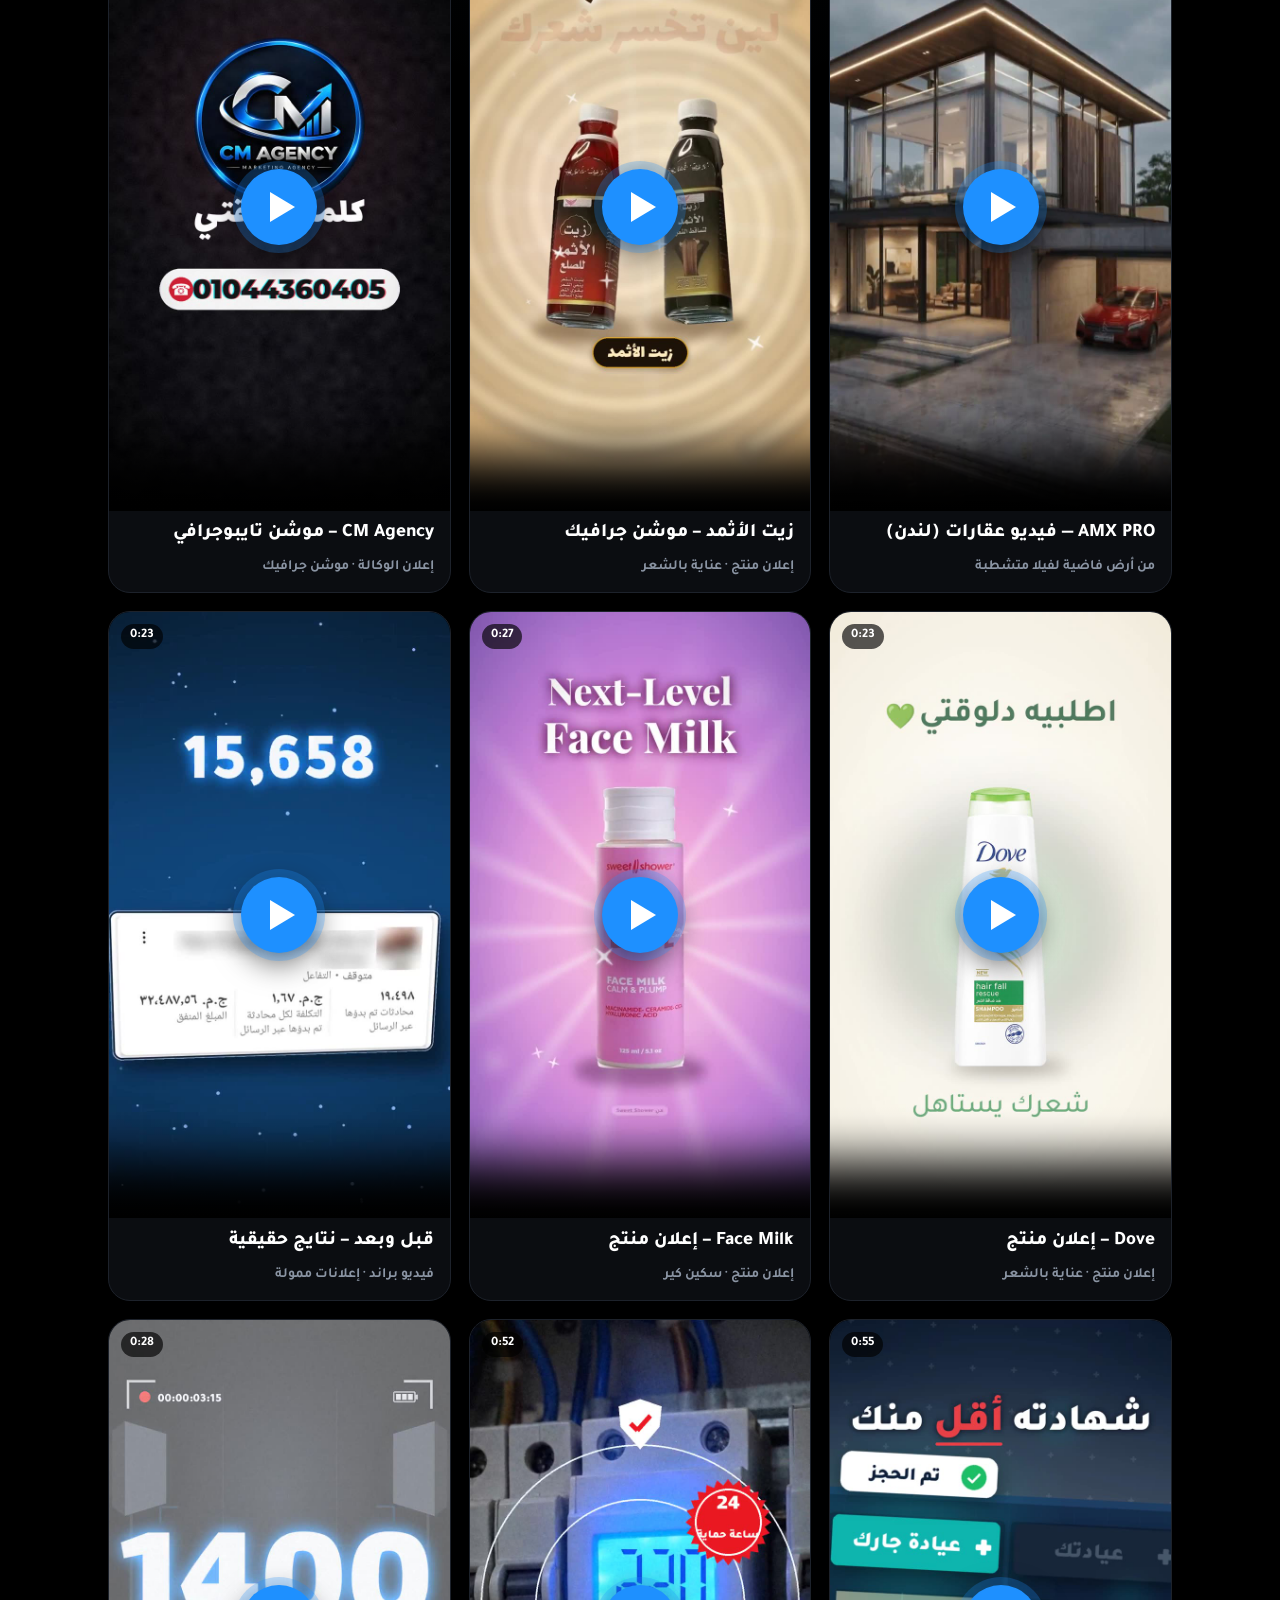
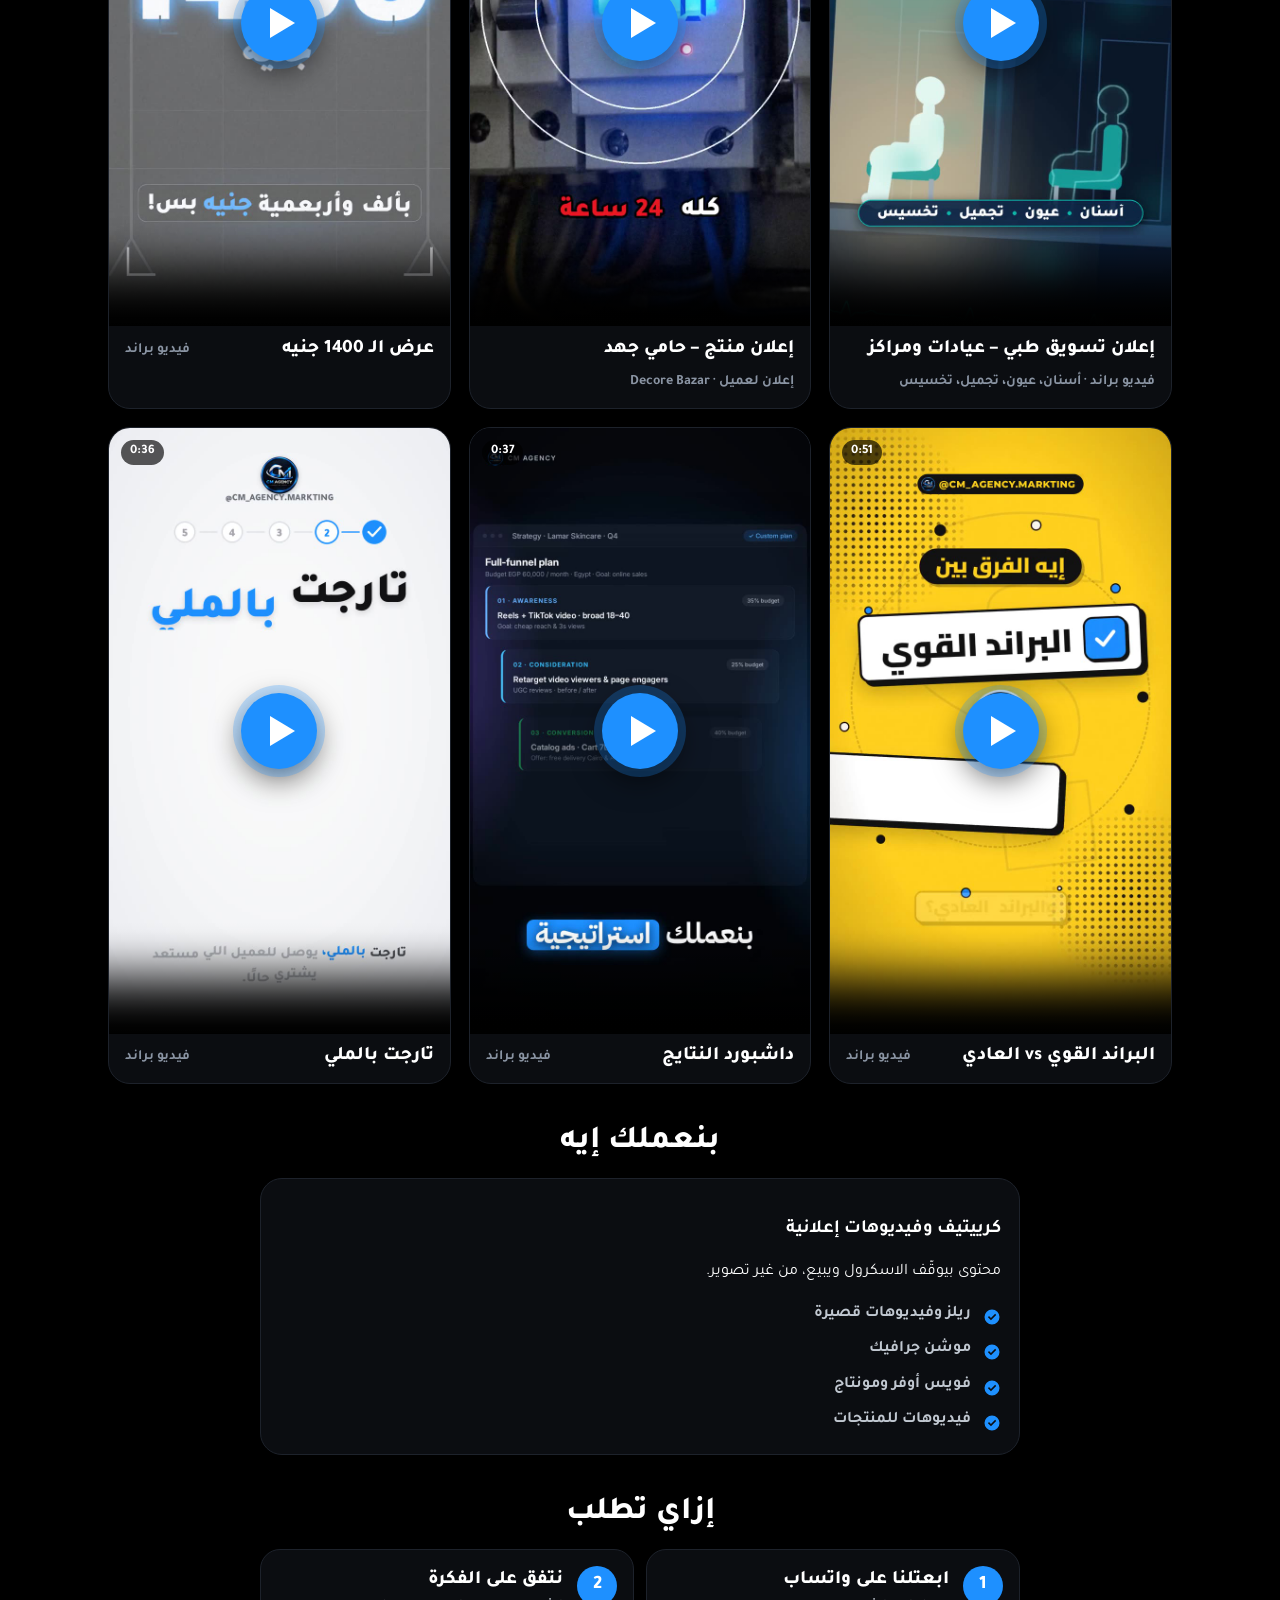
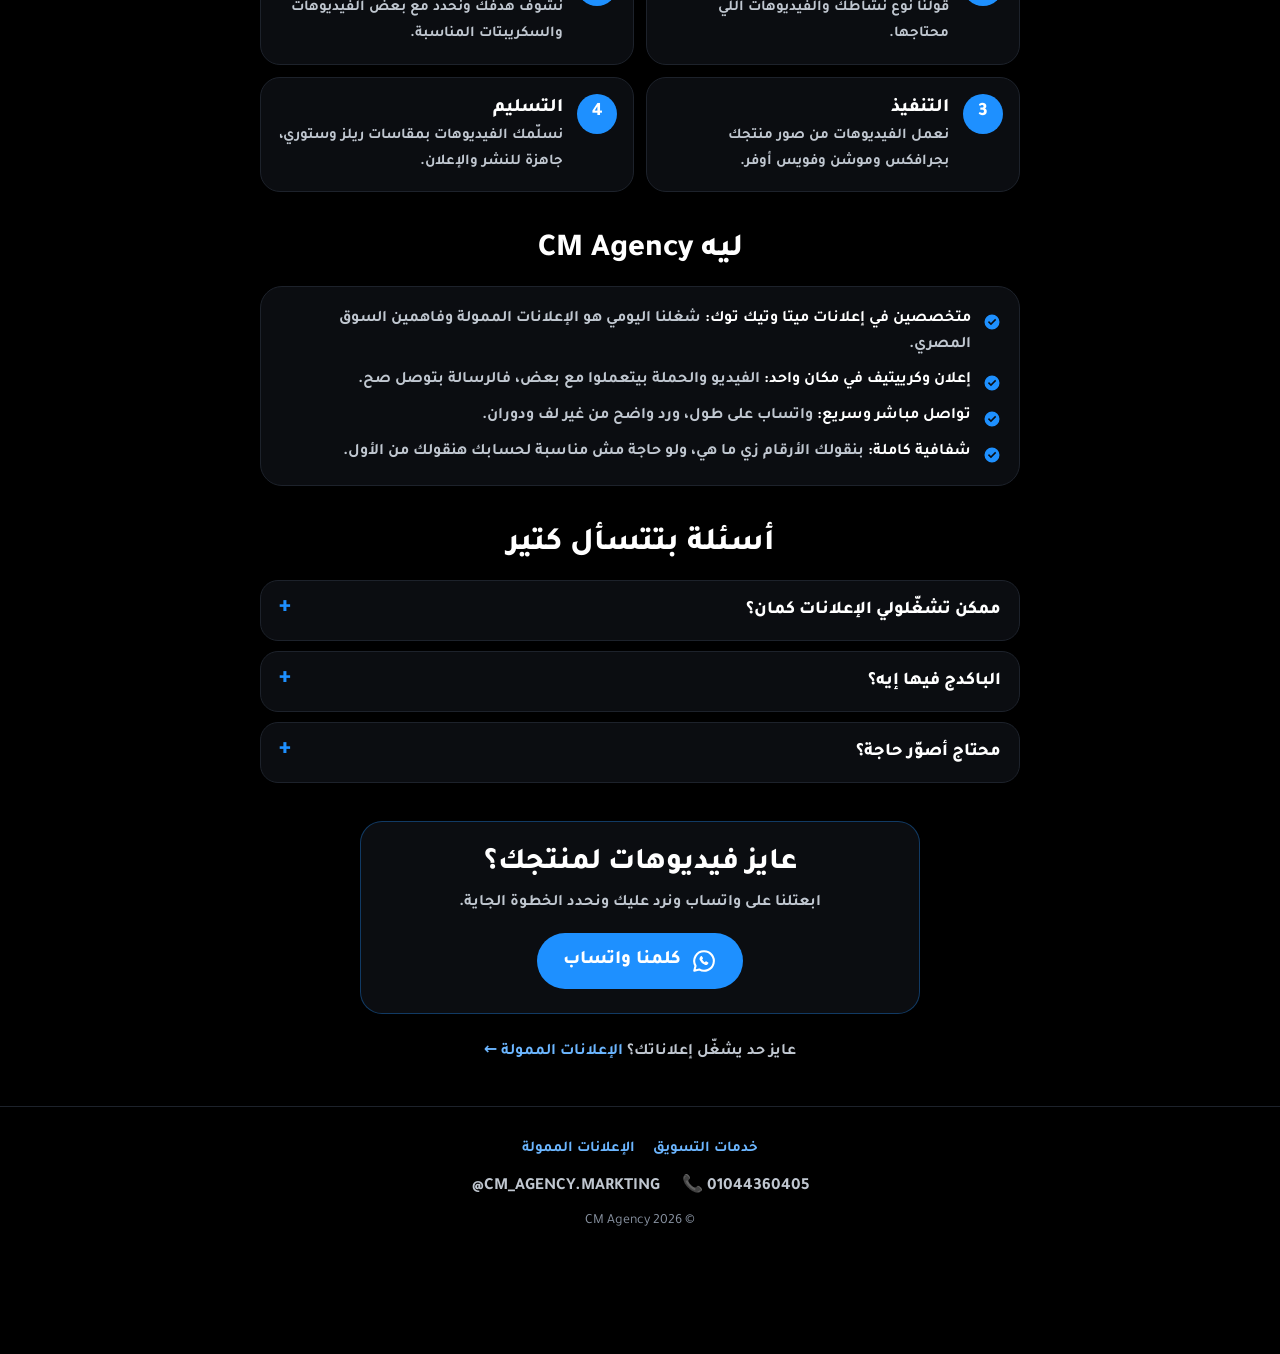
<file: work/portfolio.html>
<!doctype html>
<html lang="ar" dir="rtl">
<head>
  <meta name="robots" content="noindex">
  <meta charset="utf-8">
  <meta name="viewport" content="width=device-width, initial-scale=1, viewport-fit=cover">
  <title>خدمات التسويق | CM Agency</title>
  <meta name="description" content="فيديوهات تسويق بجرافكس وموشن من غير تصوير، لبراندنا ولعملائنا. باكدج 10 فيديوهات بـ 1400 جنيه.">
  <meta name="theme-color" content="#000000">
  <meta property="og:type" content="website">
  <meta property="og:title" content="خدمات التسويق | CM Agency">
  <meta property="og:description" content="فيديوهات تسويق بجرافكس وموشن من غير تصوير، لبراندنا ولعملائنا. باكدج 10 فيديوهات بـ 1400 جنيه.">
  <meta property="og:image" content="https://ahmedxmarketing.github.io/cm-agency/work/og.jpg">
  <meta property="og:url" content="https://ahmedxmarketing.github.io/cm-agency/work/portfolio.html">
  <meta property="og:locale" content="ar_EG">
  <meta name="twitter:card" content="summary_large_image">
  <meta name="twitter:title" content="خدمات التسويق | CM Agency">
  <meta name="twitter:image" content="https://ahmedxmarketing.github.io/cm-agency/work/og.jpg">
  <link rel="icon" href="../favicon.png">
  <link rel="apple-touch-icon" href="../apple-touch-icon.png">
  <link rel="preload" href="../assets/fonts/Tajawal-ExtraBold.ttf" as="font" type="font/ttf" crossorigin>
  <link rel="stylesheet" href="../assets/cm.css?v=3">
</head>
<body class="has-sticky">
  <header class="top">
    <a class="brand" href="portfolio.html"><img src="../assets/logo-192.webp" width="52" height="52" alt=""><span>CM Agency</span></a>
  </header>
  <nav class="tabs" aria-label="أقسام الموقع">
    <a href="portfolio.html" aria-current="page">خدمات التسويق</a>
    <a href="../ads/portfolio.html">الإعلانات الممولة</a>
  </nav>
  <main class="wrap">
    <section class="hero">
      <span class="kicker">القسم 1 من CM Agency</span>
      <h1 class="title">خدمات التسويق</h1>
      <p class="lead">فيديوهات التسويق اللي بنعملها لبراندنا ولعملائنا: جرافكس وموشن احترافي من غير تصوير — بتوقف السكرول وتجيب أوردرات.</p>
    </section>

    <section class="sec sec--wide" aria-labelledby="w-h">
      <h2 id="w-h">شغلنا بيتكلم 🎬</h2>
      <p class="sub">دوس تشغيل واسمع بالصوت.</p>
      <div class="featured">
      <article class="card card--feat">
        <div class="frame">
          <video controls playsinline preload="metadata" poster="p/01.jpg" width="720" height="1280" aria-label="شات واتساب – وان تيك">
            <source src="v/01.mp4" type="video/mp4">
          </video>
          <button class="play" type="button" aria-label="شغّل الفيديو: شات واتساب – وان تيك"><span></span></button>
          <span class="dur">0:28</span>
        </div>
        <div class="meta">
          <h3>شات واتساب – وان تيك</h3>
          <p>الأحدث · فيديو براند</p>
        </div>
      </article>
      </div>
      <div class="offer" role="note">
        <p class="offer-main">باكدج <b>10 فيديوهات</b> بـ <b class="p">1400 جنيه</b></p>
        <p class="offer-sub">جرافكس وموشن · فويس أوفر · مقاسات ريلز وستوري</p>
      </div>
      <h2 style="margin-top:34px">فيديوهات من شغلنا</h2>
      <div class="grid">
      <article class="card">
        <div class="frame">
          <video controls playsinline preload="none" poster="p/15.jpg" width="720" height="1280" aria-label="AMX PRO — فيديو عقارات (لندن)">
            <source src="v/15.mp4" type="video/mp4">
          </video>
          <button class="play" type="button" aria-label="شغّل الفيديو: AMX PRO — فيديو عقارات (لندن)"><span></span></button>
          <span class="dur">0:31</span>
        </div>
        <div class="meta">
          <h3>AMX PRO — فيديو عقارات (لندن)</h3>
          <p>من أرض فاضية لفيلا متشطبة</p>
        </div>
      </article>
      <article class="card">
        <div class="frame">
          <video controls playsinline preload="none" poster="p/14.jpg" width="720" height="1280" aria-label="زيت الأثمد – موشن جرافيك">
            <source src="v/14.mp4" type="video/mp4">
          </video>
          <button class="play" type="button" aria-label="شغّل الفيديو: زيت الأثمد – موشن جرافيك"><span></span></button>
          <span class="dur">0:18</span>
        </div>
        <div class="meta">
          <h3>زيت الأثمد – موشن جرافيك</h3>
          <p>إعلان منتج · عناية بالشعر</p>
        </div>
      </article>
      <article class="card">
        <div class="frame">
          <video controls playsinline preload="none" poster="p/13.jpg?v=3" width="720" height="1280" aria-label="CM Agency – موشن تايبوجرافي">
            <source src="v/13.mp4?v=3" type="video/mp4">
          </video>
          <button class="play" type="button" aria-label="شغّل الفيديو: CM Agency – موشن تايبوجرافي"><span></span></button>
          <span class="dur">0:22</span>
        </div>
        <div class="meta">
          <h3>CM Agency – موشن تايبوجرافي</h3>
          <p>إعلان الوكالة · موشن جرافيك</p>
        </div>
      </article>
      <article class="card">
        <div class="frame">
          <video controls playsinline preload="none" poster="p/12.jpg" width="720" height="1280" aria-label="Dove – إعلان منتج">
            <source src="v/12.mp4" type="video/mp4">
          </video>
          <button class="play" type="button" aria-label="شغّل الفيديو: Dove – إعلان منتج"><span></span></button>
          <span class="dur">0:23</span>
        </div>
        <div class="meta">
          <h3>Dove – إعلان منتج</h3>
          <p>إعلان منتج · عناية بالشعر</p>
        </div>
      </article>
      <article class="card">
        <div class="frame">
          <video controls playsinline preload="none" poster="p/11.jpg" width="720" height="1280" aria-label="Face Milk – إعلان منتج">
            <source src="v/11.mp4" type="video/mp4">
          </video>
          <button class="play" type="button" aria-label="شغّل الفيديو: Face Milk – إعلان منتج"><span></span></button>
          <span class="dur">0:27</span>
        </div>
        <div class="meta">
          <h3>Face Milk – إعلان منتج</h3>
          <p>إعلان منتج · سكين كير</p>
        </div>
      </article>
      <article class="card">
        <div class="frame">
          <video controls playsinline preload="none" poster="p/10.jpg" width="720" height="1280" aria-label="قبل وبعد – نتايج حقيقية">
            <source src="v/10.mp4" type="video/mp4">
          </video>
          <button class="play" type="button" aria-label="شغّل الفيديو: قبل وبعد – نتايج حقيقية"><span></span></button>
          <span class="dur">0:23</span>
        </div>
        <div class="meta">
          <h3>قبل وبعد – نتايج حقيقية</h3>
          <p>فيديو براند · إعلانات ممولة</p>
        </div>
      </article>
      <article class="card">
        <div class="frame">
          <video controls playsinline preload="none" poster="p/09.jpg" width="720" height="1280" aria-label="إعلان تسويق طبي – عيادات ومراكز">
            <source src="v/09.mp4" type="video/mp4">
          </video>
          <button class="play" type="button" aria-label="شغّل الفيديو: إعلان تسويق طبي – عيادات ومراكز"><span></span></button>
          <span class="dur">0:55</span>
        </div>
        <div class="meta">
          <h3>إعلان تسويق طبي – عيادات ومراكز</h3>
          <p>فيديو براند · أسنان، عيون، تجميل، تخسيس</p>
        </div>
      </article>
      <article class="card">
        <div class="frame">
          <video controls playsinline preload="none" poster="p/02.jpg" width="720" height="1280" aria-label="إعلان منتج – حامي جهد">
            <source src="v/02.mp4" type="video/mp4">
          </video>
          <button class="play" type="button" aria-label="شغّل الفيديو: إعلان منتج – حامي جهد"><span></span></button>
          <span class="dur">0:52</span>
        </div>
        <div class="meta">
          <h3>إعلان منتج – حامي جهد</h3>
          <p>إعلان لعميل · Decore Bazar</p>
        </div>
      </article>
      <article class="card">
        <div class="frame">
          <video controls playsinline preload="none" poster="p/03.jpg" width="720" height="1280" aria-label="عرض الـ 1400 جنيه">
            <source src="v/03.mp4" type="video/mp4">
          </video>
          <button class="play" type="button" aria-label="شغّل الفيديو: عرض الـ 1400 جنيه"><span></span></button>
          <span class="dur">0:28</span>
        </div>
        <div class="meta">
          <h3>عرض الـ 1400 جنيه</h3>
          <p>فيديو براند</p>
        </div>
      </article>
      <article class="card">
        <div class="frame">
          <video controls playsinline preload="none" poster="p/05.jpg" width="720" height="1280" aria-label="البراند القوي vs العادي">
            <source src="v/05.mp4" type="video/mp4">
          </video>
          <button class="play" type="button" aria-label="شغّل الفيديو: البراند القوي vs العادي"><span></span></button>
          <span class="dur">0:51</span>
        </div>
        <div class="meta">
          <h3>البراند القوي vs العادي</h3>
          <p>فيديو براند</p>
        </div>
      </article>
      <article class="card">
        <div class="frame">
          <video controls playsinline preload="none" poster="p/06.jpg" width="720" height="1280" aria-label="داشبورد النتايج">
            <source src="v/06.mp4" type="video/mp4">
          </video>
          <button class="play" type="button" aria-label="شغّل الفيديو: داشبورد النتايج"><span></span></button>
          <span class="dur">0:37</span>
        </div>
        <div class="meta">
          <h3>داشبورد النتايج</h3>
          <p>فيديو براند</p>
        </div>
      </article>
      <article class="card">
        <div class="frame">
          <video controls playsinline preload="none" poster="p/08.jpg" width="720" height="1280" aria-label="تارجت بالملي">
            <source src="v/08.mp4" type="video/mp4">
          </video>
          <button class="play" type="button" aria-label="شغّل الفيديو: تارجت بالملي"><span></span></button>
          <span class="dur">0:36</span>
        </div>
        <div class="meta">
          <h3>تارجت بالملي</h3>
          <p>فيديو براند</p>
        </div>
      </article>
      </div>
    </section>

    <section class="sec" aria-labelledby="s-h">
      <h2 id="s-h">بنعملك إيه</h2>
      <div class="box">
          <h3>كرييتيف وفيديوهات إعلانية</h3>
          <p>محتوى بيوقّف الاسكرول ويبيع، من غير تصوير.</p>
          <ul class="ticks">
            <li>ريلز وفيديوهات قصيرة</li>
            <li>موشن جرافيك</li>
            <li>فويس أوفر ومونتاج</li>
            <li>فيديوهات للمنتجات</li>
          </ul>
        </div>
    </section>

    <section class="sec" aria-labelledby="o-h">
      <h2 id="o-h">إزاي تطلب</h2>
      <ol class="steps four">
        <li><div><b>ابعتلنا على واتساب</b><span>قولنا نوع نشاطك والفيديوهات اللي محتاجها.</span></div></li>
        <li><div><b>نتفق على الفكرة</b><span>نشوف هدفك ونحدد مع بعض الفيديوهات والسكريبتات المناسبة.</span></div></li>
        <li><div><b>التنفيذ</b><span>نعمل الفيديوهات من صور منتجك بجرافكس وموشن وفويس أوفر.</span></div></li>
        <li><div><b>التسليم</b><span>نسلّمك الفيديوهات بمقاسات ريلز وستوري، جاهزة للنشر والإعلان.</span></div></li>
      </ol>
    </section>

    <section class="sec" aria-labelledby="y-h">
      <h2 id="y-h">ليه CM Agency</h2>
      <div class="box">
        <ul class="ticks">
          <li><strong>متخصصين في إعلانات ميتا وتيك توك:</strong> شغلنا اليومي هو الإعلانات الممولة وفاهمين السوق المصري.</li>
          <li><strong>إعلان وكرييتيف في مكان واحد:</strong> الفيديو والحملة بيتعملوا مع بعض، فالرسالة بتوصل صح.</li>
          <li><strong>تواصل مباشر وسريع:</strong> واتساب على طول، ورد واضح من غير لف ودوران.</li>
          <li><strong>شفافية كاملة:</strong> بنقولك الأرقام زي ما هي، ولو حاجة مش مناسبة لحسابك هنقولك من الأول.</li>
        </ul>
      </div>
    </section>

    <section class="sec faq" aria-labelledby="q-h">
      <h2 id="q-h">أسئلة بتتسأل كتير</h2>
      <details><summary>ممكن تشغّلولي الإعلانات كمان؟</summary><p>أكيد. ده قسم <a href="../ads/portfolio.html" style="color:var(--sky)">الإعلانات الممولة</a>: بندير حملاتك على ميتا وتيك توك، وتقدر تشوف نتايجنا هناك بالأرقام.</p></details>
      <details><summary>الباكدج فيها إيه؟</summary><p>10 فيديوهات بـ 1400 جنيه: ريلز، موشن جرافيك، فويس أوفر، أو فيديو منتج. ابعتلنا نوع نشاطك وصور منتجك ونبدأ.</p></details>
      <details><summary>محتاج أصوّر حاجة؟</summary><p>لأ. الفيديوهات بجرافكس وموشن من غير تصوير.</p></details>
    </section>

    <div class="cta">
      <h2>عايز فيديوهات لمنتجك؟</h2>
      <p>ابعتلنا على واتساب ونرد عليك ونحدد الخطوة الجاية.</p>
      <a class="btn" href="https://wa.me/201044360405?text=%D8%A3%D9%87%D9%84%D8%A7%D9%8B%D8%8C%20%D8%B9%D8%A7%D9%8A%D8%B2%20%D9%81%D9%8A%D8%AF%D9%8A%D9%88%D9%87%D8%A7%D8%AA%20%D8%AA%D8%B3%D9%88%D9%8A%D9%82" rel="noopener"><svg viewBox="0 0 24 24" aria-hidden="true"><path fill="none" stroke="currentColor" stroke-width="1.9" stroke-linejoin="round" d="M12 3a9 9 0 0 0-7.8 13.5L3 21l4.6-1.2A9 9 0 1 0 12 3z"/><path fill="currentColor" d="M9 7.5c.3-.3.8-.3 1 0l1 1.6c.2.3.1.7-.1.9l-.6.6c.5 1.1 1.4 2 2.5 2.5l.6-.6c.3-.2.6-.3.9-.1l1.6 1c.3.2.3.7 0 1l-.7.8c-.6.6-1.6.7-2.4.3A9 9 0 0 1 8.1 11c-.4-.8-.3-1.8.3-2.4z"/></svg><span>كلمنا واتساب</span></a>
    </div>

    <a class="cross" href="../ads/portfolio.html">عايز حد يشغّل إعلاناتك؟ <b>الإعلانات الممولة ←</b></a>
  </main>
  <footer class="foot">
    <div class="links">
      <a href="portfolio.html">خدمات التسويق</a>
      <a href="../ads/portfolio.html">الإعلانات الممولة</a>
    </div>
    <div class="row">
      <a href="tel:+201044360405" dir="ltr">📞 01044360405</a>
      <a href="https://www.instagram.com/cm_agency.markting/" rel="noopener" dir="ltr">@CM_AGENCY.MARKTING</a>
    </div>
    © 2026 CM Agency
  </footer>
  <a class="sticky" href="https://wa.me/201044360405?text=%D8%A3%D9%87%D9%84%D8%A7%D9%8B%D8%8C%20%D8%B9%D8%A7%D9%8A%D8%B2%20%D9%81%D9%8A%D8%AF%D9%8A%D9%88%D9%87%D8%A7%D8%AA%20%D8%AA%D8%B3%D9%88%D9%8A%D9%82" rel="noopener"><svg viewBox="0 0 24 24" aria-hidden="true"><path fill="none" stroke="currentColor" stroke-width="1.9" stroke-linejoin="round" d="M12 3a9 9 0 0 0-7.8 13.5L3 21l4.6-1.2A9 9 0 1 0 12 3z"/><path fill="currentColor" d="M9 7.5c.3-.3.8-.3 1 0l1 1.6c.2.3.1.7-.1.9l-.6.6c.5 1.1 1.4 2 2.5 2.5l.6-.6c.3-.2.6-.3.9-.1l1.6 1c.3.2.3.7 0 1l-.7.8c-.6.6-1.6.7-2.4.3A9 9 0 0 1 8.1 11c-.4-.8-.3-1.8.3-2.4z"/></svg><span>اطلب فيديوهات على واتساب</span></a>
  <script src="../assets/video.js" defer></script>
</body>
</html>
</file>
<file: assets/cm.css>
@font-face{font-family:"Tajawal";src:url(fonts/Tajawal-Regular.ttf) format("truetype");font-weight:400;font-display:swap}
@font-face{font-family:"Tajawal";src:url(fonts/Tajawal-Bold.ttf) format("truetype");font-weight:700;font-display:swap}
@font-face{font-family:"Tajawal";src:url(fonts/Tajawal-ExtraBold.ttf) format("truetype");font-weight:800;font-display:swap}
:root{--blue:#1E90FF;--blue2:#0a5fc0;--sky:#6cb6ff;--silver:#C0C7D0;--silver2:#8a94a3;--bg:#000;--card:#0b0d11;--line:#1d222b}
*{box-sizing:border-box}
html{-webkit-text-size-adjust:100%}
body{margin:0;background:var(--bg);color:#fff;font-family:"Tajawal",system-ui,-apple-system,"Segoe UI",Tahoma,sans-serif;line-height:1.6;overflow-x:hidden;
  background-image:radial-gradient(ellipse 90% 40% at 50% 0,rgba(30,144,255,.22),transparent 70%);background-repeat:no-repeat}
body.has-sticky{padding-bottom:96px}
a{color:inherit}
a:focus-visible,button:focus-visible,summary:focus-visible{outline:3px solid var(--blue);outline-offset:3px;border-radius:12px}
img{max-width:100%}
.wrap{max-width:1100px;margin:0 auto;padding:0 18px}
/* top bar on inner pages */
.top{display:flex;align-items:center;justify-content:space-between;gap:12px;padding:14px 18px 0;max-width:1100px;margin:0 auto}
.brand{display:flex;align-items:center;gap:10px;text-decoration:none;font-weight:800;font-size:18px}
.brand img{width:52px;height:52px;object-fit:contain}
.back{font-weight:700;font-size:14px;color:var(--silver);text-decoration:none;border:1px solid var(--line);padding:7px 14px;border-radius:99px;background:rgba(255,255,255,.03);white-space:nowrap}
.back:hover{color:#fff;border-color:var(--blue)}
/* headings */
h1,h2,h3{line-height:1.25}
.title{font-weight:800;font-size:clamp(34px,9.5vw,60px);margin:0 0 10px;
  background:linear-gradient(180deg,#fff 35%,var(--silver) 100%);-webkit-background-clip:text;background-clip:text;color:transparent}
.lead{margin:0 auto;max-width:600px;text-wrap:balance;font-size:clamp(17px,4.6vw,21px);font-weight:700;color:var(--silver)}
.hero{text-align:center;padding:22px 0 10px}
.kicker{display:inline-block;font-weight:800;font-size:14px;color:var(--sky);border:1px solid rgba(30,144,255,.45);background:rgba(30,144,255,.08);padding:4px 14px;border-radius:99px;margin-bottom:12px}
.sec{margin:38px auto 0;max-width:760px}
.sec h2{font-size:clamp(24px,6.5vw,32px);font-weight:800;text-align:center;margin:0 0 16px}
.sec .sub{text-align:center;color:var(--silver);font-weight:700;margin:-8px auto 18px;max-width:560px}
.box{background:var(--card);border:1px solid var(--line);border-radius:22px;padding:20px 18px}
.muted{color:var(--silver2)}
.fine{font-size:13px;color:var(--silver2);text-align:center;margin:12px 0 0}
/* badge */
.badge{display:inline-flex;align-items:center;gap:8px;font-weight:800;font-size:clamp(18px,5vw,22px);color:#fff;
  background:linear-gradient(135deg,var(--blue2),var(--blue));padding:10px 22px;border-radius:99px;box-shadow:0 0 0 6px rgba(30,144,255,.16),0 12px 30px rgba(30,144,255,.25);margin:16px 0 4px}
.badge svg{width:24px;height:24px}
/* buttons */
.btn,.sticky{display:inline-flex;align-items:center;justify-content:center;gap:10px;background:var(--blue);color:#fff;text-decoration:none;font-weight:800;border-radius:99px}
.btn svg,.sticky svg{width:26px;height:26px;flex:none}
.btn{font-size:19px;padding:13px 26px}
.btn:hover{background:#3aa0ff}
.center{text-align:center}
.sticky{position:fixed;z-index:10;left:50%;transform:translateX(-50%);bottom:calc(14px + env(safe-area-inset-bottom));
  width:min(92vw,440px);font-size:19px;padding:15px 18px;box-shadow:0 10px 30px rgba(0,0,0,.6),0 0 0 6px rgba(30,144,255,.2);animation:pulse 2.4s ease-in-out infinite}
@keyframes pulse{0%,100%{box-shadow:0 10px 30px rgba(0,0,0,.6),0 0 0 4px rgba(30,144,255,.18)}50%{box-shadow:0 10px 30px rgba(0,0,0,.6),0 0 0 12px rgba(30,144,255,.08)}}
@media (prefers-reduced-motion:reduce){.sticky{animation:none}}
/* home */
.home-head{text-align:center;padding:30px 18px 6px}
.home-head img{width:132px;height:132px;object-fit:contain;filter:drop-shadow(0 10px 30px rgba(30,144,255,.35))}
.home-head h1{margin:6px 0 4px;font-size:clamp(32px,9vw,52px);font-weight:800;background:linear-gradient(180deg,#fff 35%,var(--silver));-webkit-background-clip:text;background-clip:text;color:transparent}
.home-head p{margin:0 auto;max-width:460px;color:var(--silver);font-weight:700;font-size:clamp(16px,4.4vw,19px);text-wrap:balance}
.choose{text-align:center;color:var(--silver2);font-weight:700;font-size:15px;margin:22px 0 12px}
.services{display:grid;grid-template-columns:1fr;gap:16px;max-width:520px;margin:0 auto}
@media (min-width:820px){.services{grid-template-columns:1fr 1fr;max-width:980px}}
.svc{position:relative;display:flex;flex-direction:column;gap:10px;text-decoration:none;color:#fff;background:linear-gradient(160deg,#0f1622,#07090d 70%);
  border:1.5px solid rgba(30,144,255,.38);border-radius:26px;padding:24px 22px 22px;min-height:210px;overflow:hidden;transition:transform .15s,border-color .15s,box-shadow .15s}
.svc::after{content:"";position:absolute;inset:auto -40px -60px auto;width:200px;height:200px;border-radius:50%;background:radial-gradient(circle,rgba(30,144,255,.28),transparent 70%);pointer-events:none}
.svc:hover,.svc:active{transform:translateY(-3px);border-color:var(--blue);box-shadow:0 18px 50px rgba(30,144,255,.22)}
.svc .ico{width:58px;height:58px;border-radius:18px;display:grid;place-items:center;background:rgba(30,144,255,.14);border:1px solid rgba(30,144,255,.4);color:var(--sky)}
.svc .ico svg{width:32px;height:32px}
.svc h2{margin:2px 0 0;font-size:clamp(28px,7.6vw,36px);font-weight:800}
.svc p{margin:0;color:var(--silver);font-weight:700;font-size:17px}
.svc .go{margin-top:auto;display:inline-flex;align-items:center;gap:8px;align-self:flex-start;background:var(--blue);color:#fff;font-weight:800;font-size:17px;padding:9px 18px;border-radius:99px}
.svc .pill{position:absolute;top:22px;left:20px;font-size:13px;font-weight:800;color:#0a0f1a;background:var(--silver);padding:3px 11px;border-radius:99px}
.foot{text-align:center;color:var(--silver2);font-size:14px;padding:30px 18px 26px;margin-top:40px;border-top:1px solid var(--line)}
.foot .row{display:flex;justify-content:center;flex-wrap:wrap;gap:10px 22px;font-weight:700;font-size:17px;margin-bottom:10px}
.foot .row a{color:var(--silver);text-decoration:none}
.foot .row a:hover{color:#fff}
/* prices */
.prices{display:grid;grid-template-columns:1fr;gap:12px}
@media (min-width:640px){.prices{grid-template-columns:repeat(3,1fr)}}
.price{display:flex;align-items:center;justify-content:space-between;gap:12px;background:var(--card);border:1px solid var(--line);border-radius:20px;padding:16px 18px}
@media (min-width:640px){.price{flex-direction:column;justify-content:center;text-align:center;padding:22px 14px}}
.price .pf{display:flex;align-items:center;gap:10px;font-weight:800;font-size:21px}
.price .pf i{width:40px;height:40px;border-radius:12px;display:grid;place-items:center;font-style:normal;font-size:18px;font-weight:800;background:rgba(192,199,208,.1);border:1px solid var(--line);color:var(--silver)}
.price .amt{font-weight:800;font-size:28px;color:#fff;white-space:nowrap}
.price .amt small{font-size:16px;color:var(--sky);margin-inline-start:4px}
.price--hi{border-color:rgba(30,144,255,.45)}
/* steps */
.steps{list-style:none;padding:0;margin:0;display:grid;gap:12px;counter-reset:s}
@media (min-width:700px){.steps.three{grid-template-columns:repeat(3,1fr)}.steps.four{grid-template-columns:repeat(2,1fr)}}
.steps li{counter-increment:s;display:flex;gap:14px;align-items:flex-start;background:var(--card);border:1px solid var(--line);border-radius:20px;padding:16px}
.steps li::before{content:counter(s);flex:none;width:40px;height:40px;border-radius:50%;display:grid;place-items:center;font-weight:800;font-size:19px;background:var(--blue);color:#fff}
.steps b{display:block;font-size:19px;font-weight:800}
.steps span{color:var(--silver);font-weight:700;font-size:15px}
/* lists */
.ticks{list-style:none;padding:0;margin:0;display:grid;gap:10px}
.ticks li{position:relative;padding-inline-start:30px;color:var(--silver);font-weight:700}
.ticks li::before{content:"";position:absolute;inset-inline-start:0;top:6px;width:18px;height:18px;border-radius:50%;background:var(--blue);
  -webkit-mask:url("data:image/svg+xml,%3Csvg xmlns='http://www.w3.org/2000/svg' viewBox='0 0 24 24'%3E%3Cpath d='M12 2a10 10 0 1 0 0 20 10 10 0 0 0 0-20zm-1.4 14.2-4-4 1.4-1.4 2.6 2.6 5.6-5.6 1.4 1.4z'/%3E%3C/svg%3E") center/contain no-repeat;
  mask:url("data:image/svg+xml,%3Csvg xmlns='http://www.w3.org/2000/svg' viewBox='0 0 24 24'%3E%3Cpath d='M12 2a10 10 0 1 0 0 20 10 10 0 0 0 0-20zm-1.4 14.2-4-4 1.4-1.4 2.6 2.6 5.6-5.6 1.4 1.4z'/%3E%3C/svg%3E") center/contain no-repeat}
.ticks strong{color:#fff}
.cards2{display:grid;grid-template-columns:1fr;gap:14px}
@media (min-width:760px){.cards2{grid-template-columns:1fr 1fr}}
.cards2 h3{margin:0 0 8px;font-size:22px;font-weight:800}
.cards2 p{margin:0 0 12px;color:var(--silver);font-weight:700}
/* faq */
.faq details{background:var(--card);border:1px solid var(--line);border-radius:18px;padding:0 18px;margin-bottom:10px}
.faq summary{cursor:pointer;font-weight:800;font-size:18px;padding:15px 0;list-style:none;display:flex;justify-content:space-between;gap:10px}
.faq summary::-webkit-details-marker{display:none}
.faq summary::after{content:"+";color:var(--blue);font-size:24px;line-height:1}
.faq details[open] summary::after{content:"–"}
.faq details p{margin:0 0 16px;color:var(--silver);font-weight:700}
/* video cards */
.card{background:var(--card);border:1px solid var(--line);border-radius:22px;overflow:hidden}
.frame{position:relative;aspect-ratio:9/16;background:#05070a}
.frame video{position:absolute;inset:0;width:100%;height:100%;object-fit:cover;display:block;background:#000}
.play{position:absolute;inset:0;margin:auto;width:76px;height:76px;border-radius:50%;border:0;cursor:pointer;
  background:var(--blue);box-shadow:0 0 0 8px rgba(30,144,255,.25),0 10px 30px rgba(0,0,0,.6);display:grid;place-items:center;transition:transform .15s}
.play:hover{transform:scale(1.06)}
.play span{width:0;height:0;border-style:solid;border-width:15px 0 15px 25px;border-color:transparent transparent transparent #fff;margin-left:6px}
.playing .play,.playing .dur{display:none}
.dur{position:absolute;top:12px;left:12px;font-size:13px;font-weight:700;background:rgba(0,0,0,.65);padding:2px 9px;border-radius:99px;direction:ltr}
.meta{padding:12px 16px 14px;display:flex;align-items:baseline;justify-content:space-between;gap:10px;flex-wrap:wrap}
.meta h3{margin:0;font-size:19px;font-weight:800}
.meta p{margin:0;font-size:14px;color:var(--silver2);font-weight:700}
.featured{max-width:420px;margin:0 auto}
.card--feat{border-color:rgba(30,144,255,.55);box-shadow:0 0 0 1px rgba(30,144,255,.25),0 20px 60px rgba(30,144,255,.18)}
.card--feat .meta p{color:var(--sky)}
.grid{display:grid;grid-template-columns:1fr;gap:18px;max-width:420px;margin:0 auto}
@media (min-width:760px){.grid{grid-template-columns:repeat(2,1fr);max-width:820px}}
@media (min-width:1100px){.grid{grid-template-columns:repeat(3,1fr);max-width:1100px}}
.sec--wide{max-width:1100px}
.offer{margin:30px auto 0;max-width:640px;text-align:center;padding:20px 16px;border-radius:22px;
  background:linear-gradient(135deg,var(--blue2),var(--blue));box-shadow:0 12px 40px rgba(30,144,255,.25)}
.offer-main{margin:0;font-size:clamp(22px,6.4vw,30px);font-weight:800;line-height:1.35}
.offer-main .p{display:inline-block;background:#fff;color:#0a3d7a;padding:0 10px;border-radius:10px}
.offer-sub{margin:6px 0 0;font-size:15px;font-weight:700;color:#e3eefc}
.cta{text-align:center;margin:38px auto 0;max-width:560px;padding:24px 18px;border:1px solid rgba(30,144,255,.35);border-radius:22px;background:var(--card)}
.cta h2{margin:0 0 8px;font-size:clamp(24px,6.5vw,30px);font-weight:800}
.cta p{color:var(--silver);font-weight:700;margin:0 0 16px}
.cross{display:block;text-align:center;margin:26px auto 0;color:var(--silver);font-weight:700;text-decoration:none}
.cross b{color:var(--sky)}

/* section tabs (inner pages) */
.tabs{display:flex;gap:8px;justify-content:center;flex-wrap:wrap;max-width:1100px;margin:14px auto 0;padding:0 14px}
.tabs a{font-weight:800;font-size:15px;color:var(--silver);text-decoration:none;border:1px solid var(--line);background:rgba(255,255,255,.03);padding:7px 14px;border-radius:99px;white-space:nowrap}
.tabs a:hover{color:#fff;border-color:var(--blue)}
.tabs a[aria-current]{color:#fff;background:var(--blue);border-color:var(--blue)}
@media (max-width:440px){.tabs{gap:6px;padding:0 8px}.tabs a{font-size:13.5px;padding:6px 9px}}
.foot .links{display:flex;justify-content:center;flex-wrap:wrap;gap:6px 18px;font-weight:700;font-size:15px;margin-bottom:12px}
.foot .links a{color:var(--sky);text-decoration:none}
.foot .links a:hover{color:#fff}
@media (min-width:820px){.services.three{grid-template-columns:repeat(3,1fr);max-width:1100px}}
.svc .num{position:absolute;top:22px;left:20px;font-size:13px;font-weight:800;color:var(--sky)}
/* price terms tags */
.price{flex-wrap:wrap}
.price .tag{flex-basis:100%;display:inline-flex;align-items:center;justify-content:center;gap:6px;font-size:14px;font-weight:800;padding:6px 12px;border-radius:99px;text-align:center;line-height:1.35;
  color:#fff;background:linear-gradient(135deg,var(--blue2),var(--blue))}
.price .tag--split{color:#0a0f1a;background:linear-gradient(135deg,#e9edf2,var(--silver))}
.price .tag svg{width:16px;height:16px;flex:none}
@media (min-width:640px){.price .tag{flex-basis:auto}}
.terms{display:grid;gap:8px;max-width:520px;margin:14px auto 0}
.terms p{margin:0;display:flex;gap:10px;align-items:baseline;justify-content:center;flex-wrap:wrap;font-weight:700;color:var(--silver);text-align:center}
.terms b{color:#fff}
/* ads stats */
.stats{display:grid;grid-template-columns:1fr 1fr;gap:12px;max-width:760px;margin:24px auto 0}
@media (min-width:820px){.stats{grid-template-columns:repeat(4,1fr);max-width:1000px}}
.stat{background:linear-gradient(160deg,#0f1622,#07090d 75%);border:1.5px solid rgba(30,144,255,.38);border-radius:22px;padding:16px 12px;text-align:center}
.stat b{display:block;direction:ltr;font-size:clamp(28px,8.4vw,38px);font-weight:800;line-height:1.15;color:#fff;
  background:linear-gradient(180deg,#fff 40%,var(--silver));-webkit-background-clip:text;background-clip:text;color:transparent}
.stat strong{display:block;font-size:17px;font-weight:800;color:var(--sky);margin-top:2px}
.stat span{display:block;font-size:14px;font-weight:700;color:var(--silver2);margin-top:4px;line-height:1.4}
.stat span bdi{color:var(--silver)}
/* results masonry */
.masonry{columns:2;column-gap:10px;max-width:1100px;margin:0 auto}
@media (min-width:760px){.masonry{columns:3;column-gap:14px}}
@media (min-width:1100px){.masonry{columns:4}}
.shot{display:block;width:100%;break-inside:avoid;margin:0 0 10px;padding:0;border:1px solid var(--line);border-radius:14px;overflow:hidden;background:#0b0d11;cursor:zoom-in;transition:border-color .15s,transform .15s}
@media (min-width:760px){.shot{margin-bottom:14px}}
.shot:hover{border-color:var(--blue);transform:translateY(-2px)}
.shot img{display:block;width:100%;height:auto}
/* lightbox */
.lb{position:fixed;inset:0;z-index:50;background:rgba(0,0,0,.94);display:none;align-items:center;justify-content:center;padding:56px 10px 70px}
.lb.open{display:flex}
.lb img{max-width:100%;max-height:100%;object-fit:contain;border-radius:10px;box-shadow:0 20px 60px rgba(0,0,0,.8)}
.lb button{position:absolute;border:0;cursor:pointer;color:#fff;background:rgba(30,144,255,.9);width:46px;height:46px;border-radius:50%;font:800 22px/1 "Tajawal",sans-serif;display:grid;place-items:center}
.lb .x{top:12px;left:12px;background:rgba(255,255,255,.14)}
.lb .nx{bottom:14px;left:calc(50% - 56px)}
.lb .pv{bottom:14px;left:calc(50% + 10px)}
.lb .ct{position:absolute;top:22px;right:18px;color:var(--silver);font-weight:700;font-size:15px;direction:ltr}
body.lb-on{overflow:hidden}
</file>
